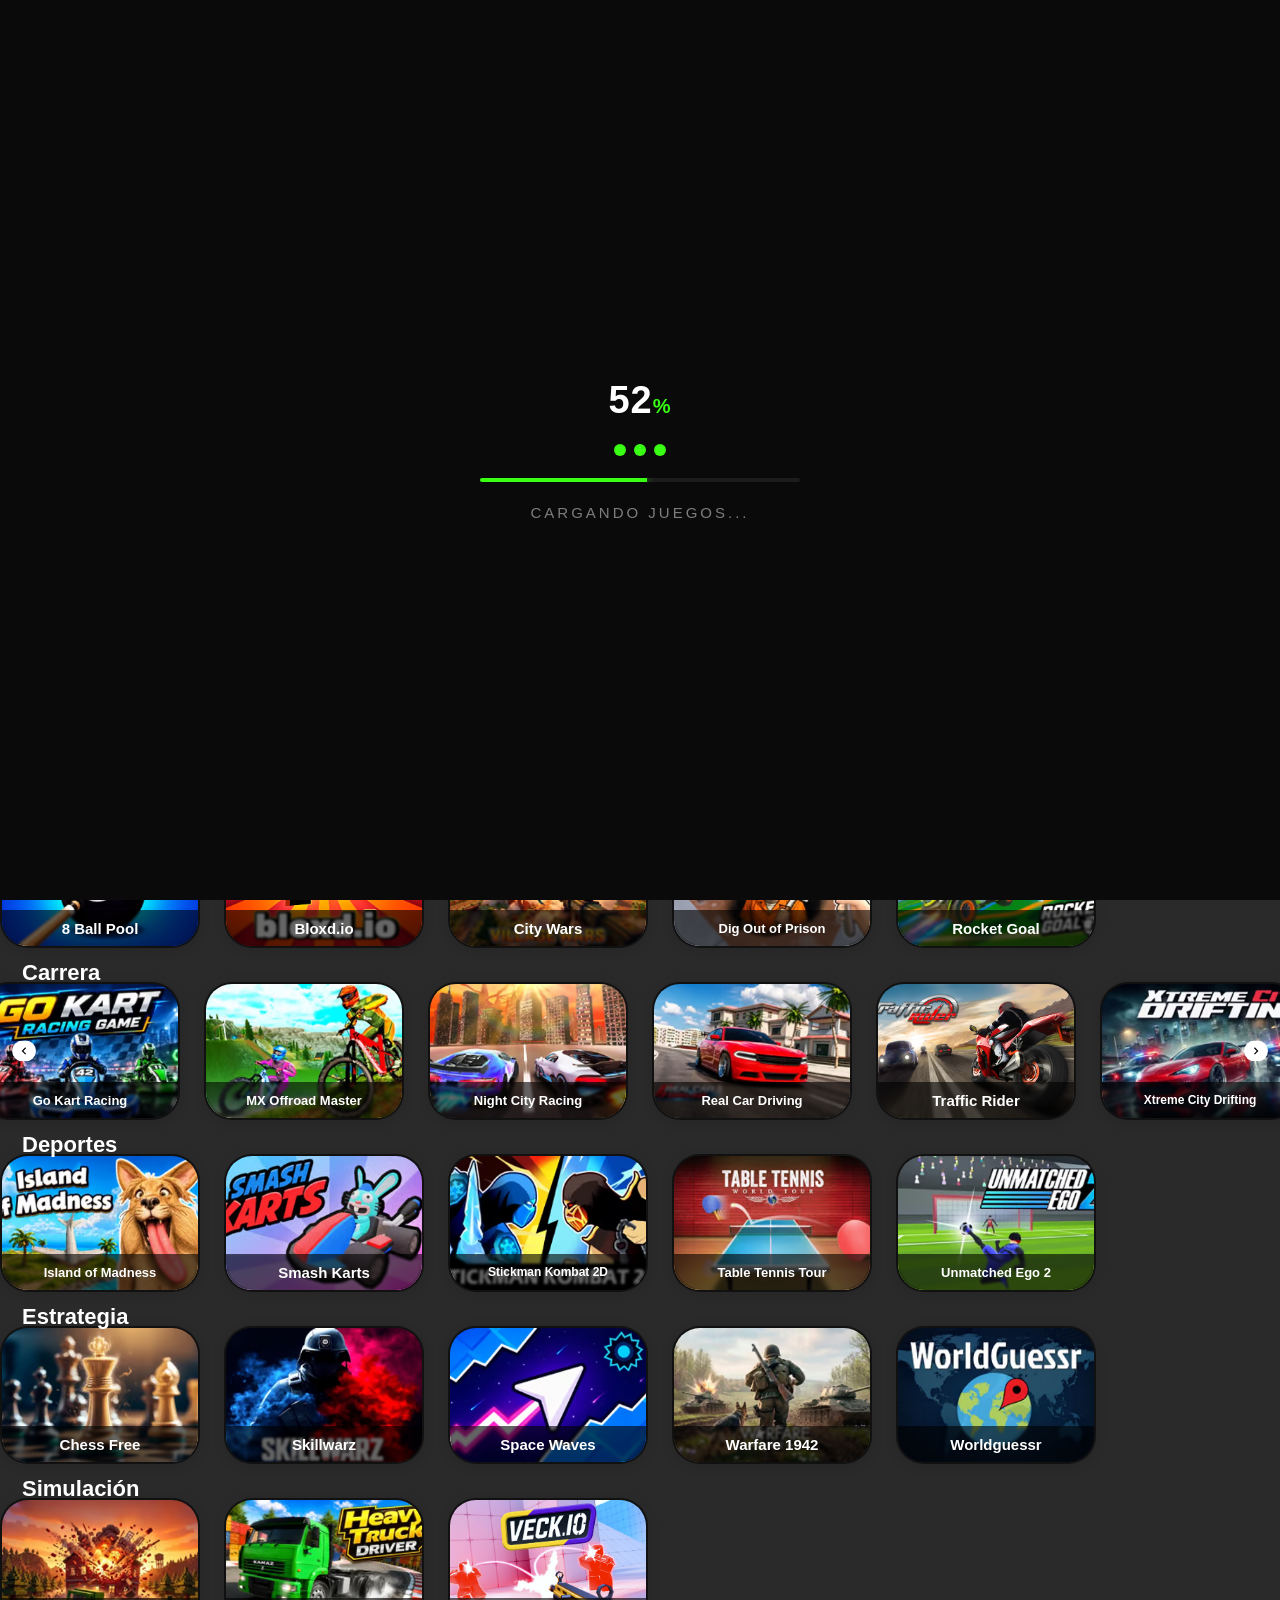
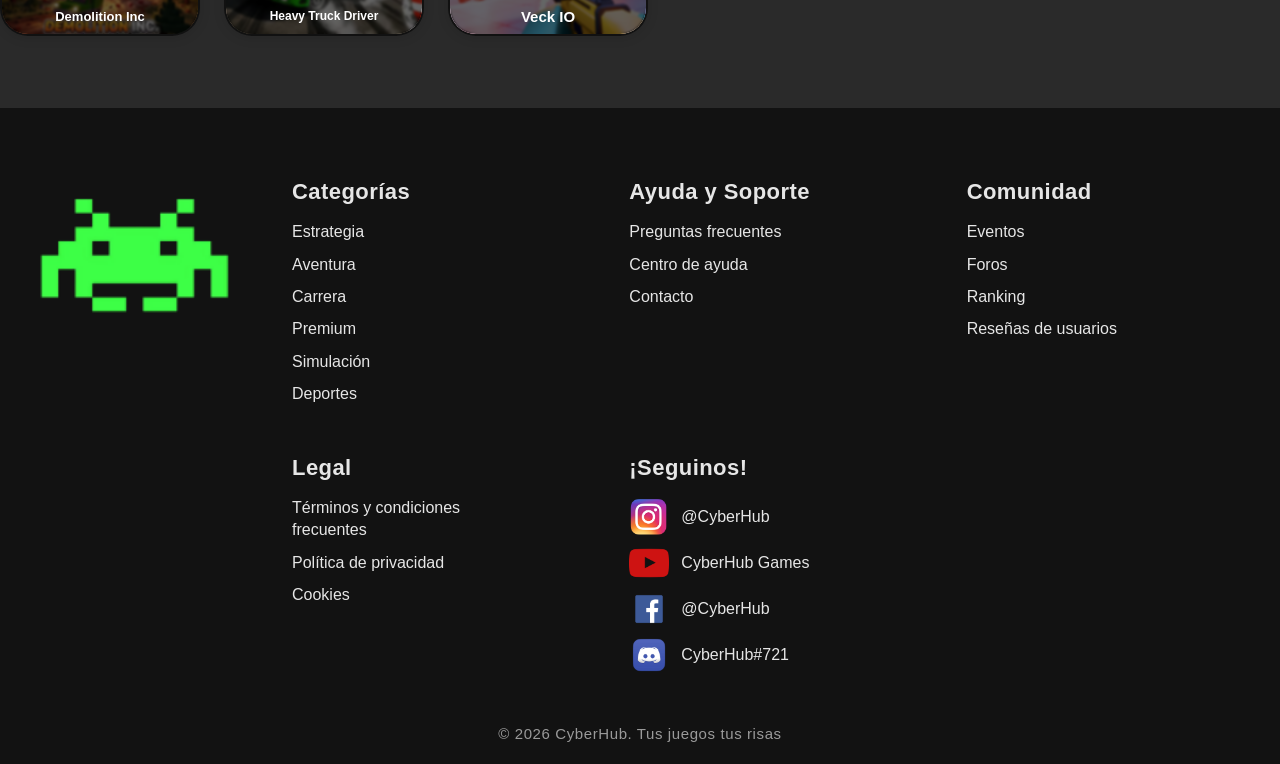
<file: index.html>
<!doctype html>
<html lang="es">
  <head>
    <meta charset="UTF-8" />
    <meta name="viewport" content="width=device-width, initial-scale=1.0" />
    <meta
            name="description"
            content="Catálogo de juegos premium, acción, estrategia, deportes y aventura."
    />
    <title>Juegos del momento</title>
    <link rel="stylesheet" href="css/base.css" />
    <link rel="stylesheet" href="css/header.css" />
    <link rel="stylesheet" href="css/footer.css" />
    <link rel="stylesheet" href="css/home.css" />
    <link rel="stylesheet" href="css/loading.css" />
    <!-- Loading simulado de 5s: porcentaje + barra + animación -->
    <script src="js/loading.js"></script>
    <link rel="icon" type="image/png" href="assets/icons/logo.png">
  </head>
<body>
<!-- Contenedor vacío donde el JavaScript inyectará el header -->
<div id="header-container"></div>

<main class="page">
  <section class="featured" aria-label="Juegos del momento">
    <div class="carousel-box carousel-box--featured">
      <div class="carousel carousel--featured">
        <div class="carousel__track"></div>
      </div>
    </div>
  </section>

  <div id="game-sections"></div>
</main>

<!-- Contenedor vacío donde el JavaScript inyectará el footer -->
<div id="footer-container"></div>

<div class="cart-notice" role="status" aria-live="polite"></div>
<script src="js/main.js" defer></script>
<script src="js/menu-hambur.js" defer></script>
<script src="js/home.js" defer></script>
</body>
</html>
</file>
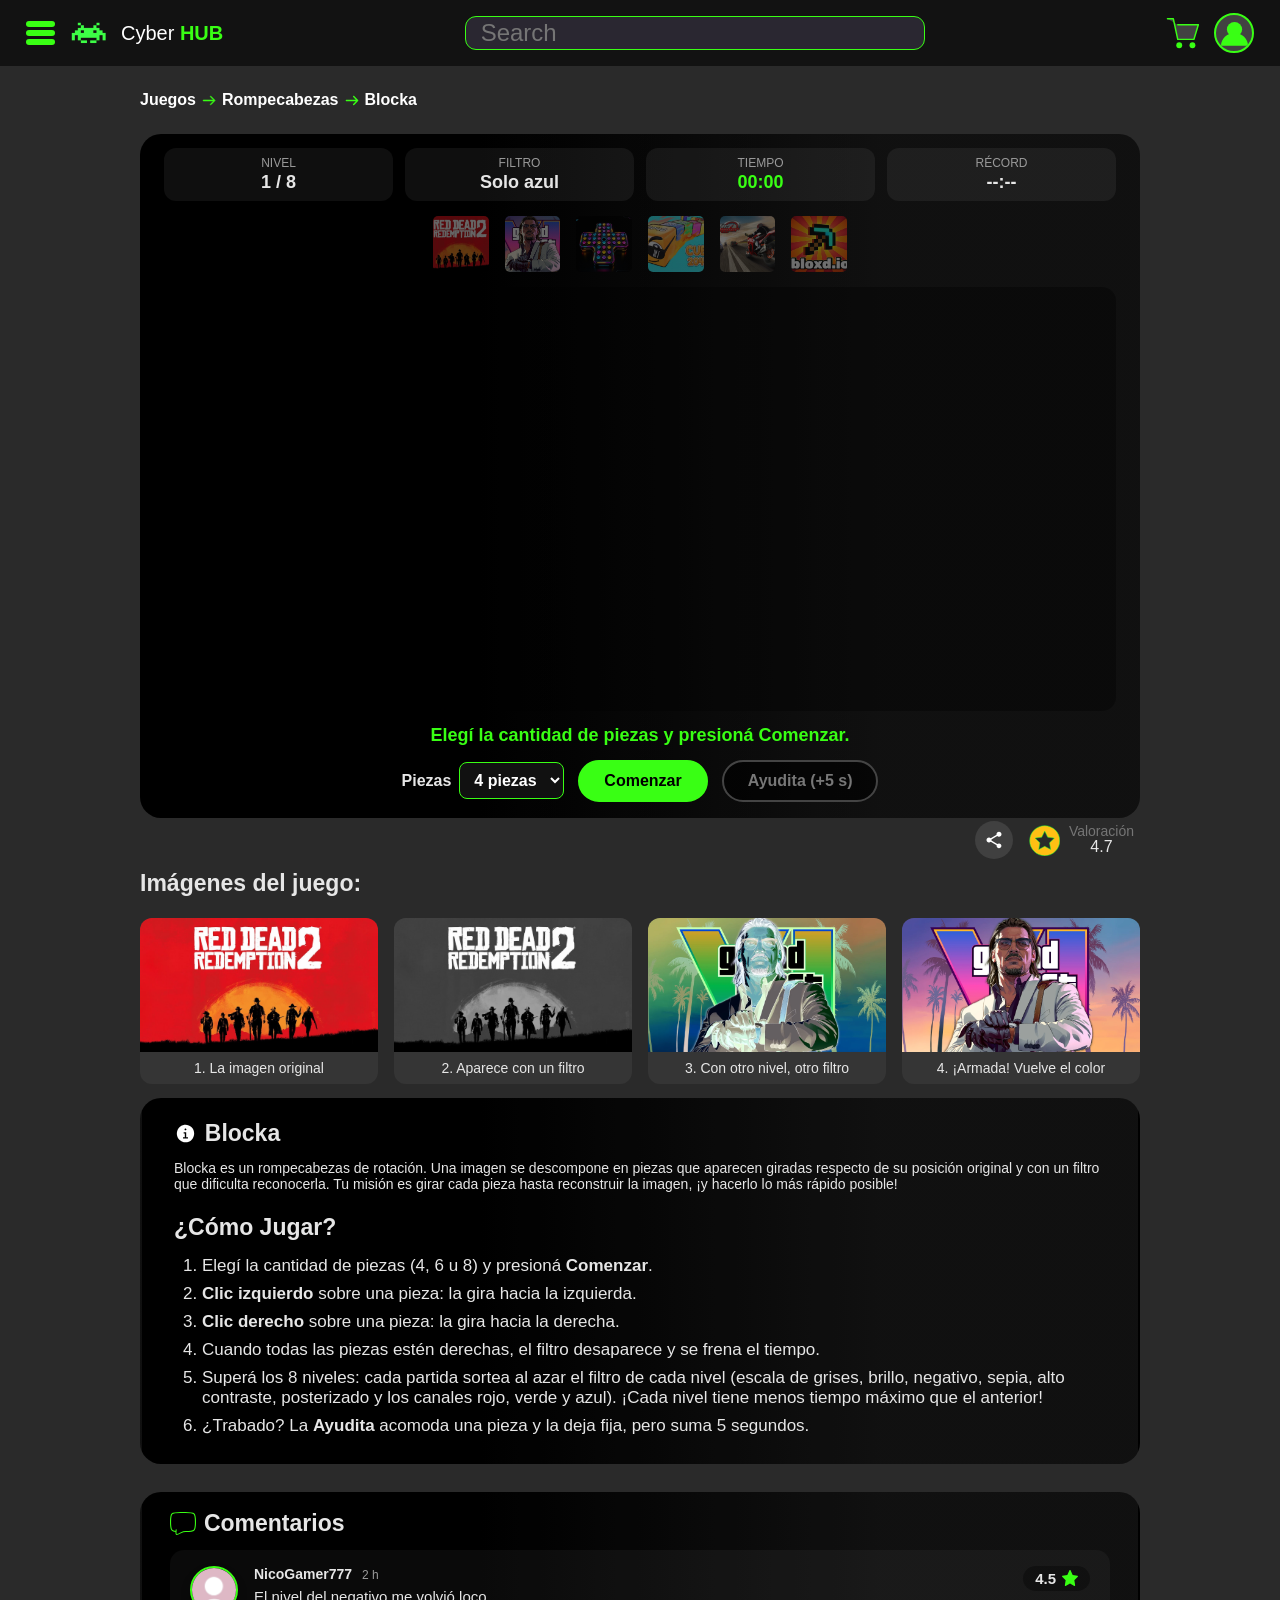
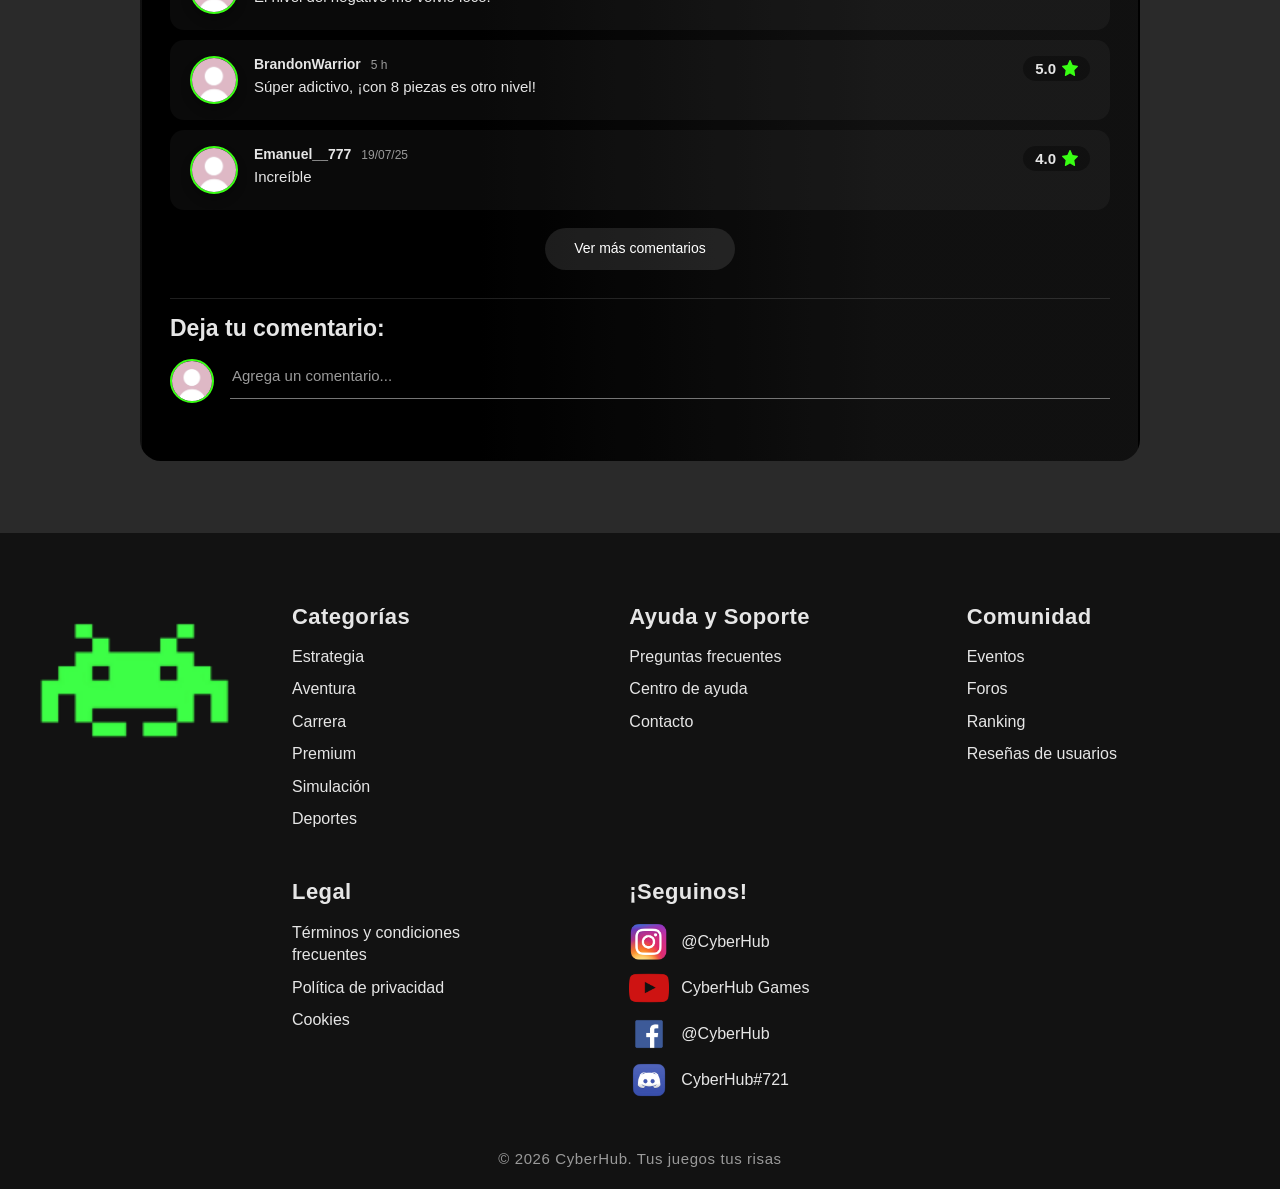
<file: pages/game_blocka.html>
<!doctype html>
<html lang="es">
<head>
  <meta charset="UTF-8" />
  <meta name="viewport" content="width=device-width, initial-scale=1.0" />
  <title>Blocka - Rompecabezas rotativo</title>
  <link rel="stylesheet" href="../css/base.css" />
  <link rel="stylesheet" href="../css/header.css" />
  <link rel="stylesheet" href="../css/footer.css" />
  <link rel="stylesheet" href="../css/game.css" />
  <link rel="stylesheet" href="../css/blocka.css" />
  <link rel="icon" type="image/png" href="../assets/icons/logo.png">
</head>

<body>
<!-- Contenedor vacío donde el JavaScript inyectará el header -->
<div id="header-container"></div>

<main class="game-page">
  <div class="page-shell blocka-shell">
    <!-- ---------- BREADCRUMBS ---------- -->
    <nav class="breadcrumbs" aria-label="Navegación">
      <a href="../index.html">Juegos</a>
      <img src="../assets/games/30dee.svg" alt="" />
      <a href="#juego">Rompecabezas</a>
      <img src="../assets/games/07fa4.svg" alt="" />
      <span>Blocka</span>
    </nav>

    <!-- ---------- LUGAR DE EJECUCIÓN ---------- -->
    <section id="juego" class="neon-panel blocka" aria-label="Juego Blocka">
      <!-- Barra de estado -->
      <div class="blocka__hud">
        <div class="blocka__stat"><small>Nivel</small><strong id="blocka-nivel">1 / 8</strong></div>
        <div class="blocka__stat"><small>Filtro</small><strong id="blocka-filtro">Escala de grises</strong></div>
        <div class="blocka__stat blocka__stat--tiempo"><small>Tiempo</small><strong id="blocka-tiempo">00:00</strong></div>
        <div class="blocka__stat"><small>Récord</small><strong id="blocka-record">--:--</strong></div>
      </div>

      <!-- Extra 1: miniaturas del banco para la animación de selección -->
      <div class="blocka__miniaturas" id="blocka-miniaturas"></div>

      <!-- Tablero: el JS crea acá las piezas (canvas) -->
      <div class="blocka__stage">
        <div class="blocka__board" id="blocka-board" aria-label="Tablero de Blocka"></div>
        <!-- Aviso centrado: solo en el nivel 2 (se acaban las miniaturas de ayuda) -->
        <p class="blocka__aviso" id="blocka-aviso" role="alert" hidden></p>
      </div>

      <!-- Mensajes (inicio, victoria, derrota) -->
      <p class="blocka__mensaje" id="blocka-mensaje" role="status" aria-live="polite"></p>

      <!-- Controles -->
      <div class="blocka__controles">
        <label class="blocka__campo">
          Piezas
          <select id="blocka-piezas">
            <option value="4">4 piezas</option>
            <option value="6">6 piezas</option>
            <option value="8">8 piezas</option>
            <option value="9">9 piezas</option>
          </select>
        </label>
        <button class="blocka__btn blocka__btn--primario" type="button" id="blocka-comenzar">Comenzar</button>
        <button class="blocka__btn" type="button" id="blocka-ayuda" disabled>Ayudita (+5 s)</button>
        <button class="blocka__btn" type="button" id="blocka-siguiente" hidden>Siguiente nivel</button>
        <button class="blocka__btn" type="button" id="blocka-menu" hidden>Menú principal</button>
      </div>
    </section>

    <!-- ---------- COMPARTIR + VALORACIÓN ---------- -->
    <div class="share-row">
      <!-- Botón de compartir: al tocarlo se despliegan las opciones (js/share.js) -->
      <button class="share-toggle" type="button" aria-expanded="false" aria-controls="share-options" aria-label="Compartir">
        <svg viewBox="0 0 24 24" aria-hidden="true">
          <path d="M18 16.1c-.8 0-1.5.3-2 .8l-7.1-4.2c.1-.2.1-.5.1-.7s0-.5-.1-.7L15.9 7.2c.5.5 1.2.8 2.1.8 1.7 0 3-1.3 3-3s-1.3-3-3-3-3 1.3-3 3c0 .2 0 .5.1.7L8.1 9.8C7.5 9.3 6.8 9 6 9c-1.7 0-3 1.3-3 3s1.3 3 3 3c.8 0 1.5-.3 2.1-.8l7.1 4.2c-.1.2-.1.4-.1.6 0 1.6 1.3 2.9 2.9 2.9s2.9-1.3 2.9-2.9-1.2-2.9-2.9-2.9z" />
        </svg>
      </button>

      <div class="share-actions" id="share-options">
        <button type="button" aria-label="Compartir por WhatsApp">
          <img src="../assets/games/9c2c6.svg" alt="" />
        </button>
        <button type="button" aria-label="Compartir en X">
          <img src="../assets/games/6ae11.svg" alt="" />
        </button>
        <button type="button" aria-label="Compartir por correo">
          <img src="../assets/games/41885.svg" alt="" />
        </button>
        <button type="button" aria-label="Copiar enlace">
          <img src="../assets/games/81ef8.svg" alt="" />
        </button>
      </div>

      <div class="overall-rating">
        <img src="../assets/games/320c5.svg" alt="estrella" />
        <span>
          <small>Valoración</small>
          4.7
        </span>
      </div>
    </div>

    <!-- ---------- IMÁGENES REPRESENTATIVAS ---------- -->
    <section id="imagenes" class="gallery-section">
      <h2 class="section-title">Imágenes del juego:</h2>
      <div class="blocka__galeria">
        <figure class="blocka__ejemplo">
          <img src="../assets/games/juegos-momento/rdr2.jpg" alt="Imagen original lista para desarmar" />
          <figcaption>1. La imagen original</figcaption>
        </figure>
        <figure class="blocka__ejemplo">
          <img class="blocka__ejemplo--gris" src="../assets/games/juegos-momento/rdr2.jpg" alt="Imagen con filtro de escala de grises" />
          <figcaption>2. Aparece con un filtro</figcaption>
        </figure>
        <figure class="blocka__ejemplo">
          <img class="blocka__ejemplo--neg" src="../assets/games/juegos-momento/gta-vi-1560x880.jpg.webp" alt="Imagen con filtro negativo" />
          <figcaption>3. Con otro nivel, otro filtro</figcaption>
        </figure>
        <figure class="blocka__ejemplo">
          <img src="../assets/games/juegos-momento/gta-vi-1560x880.jpg.webp" alt="Imagen armada sin filtros" />
          <figcaption>4. ¡Armada! Vuelve el color</figcaption>
        </figure>
      </div>
    </section>

    <!-- ---------- DESCRIPCIÓN + INSTRUCCIONES ---------- -->
    <section class="info-section">
      <div class="neon-panel info-block">
        <h2 class="section-title">
          <img src="../assets/games/35fdd.svg" alt="" />
          Blocka
        </h2>
        <p>
          Blocka es un rompecabezas de rotación. Una imagen se descompone en
          piezas que aparecen giradas respecto de su posición original y con un
          filtro que dificulta reconocerla. Tu misión es girar cada pieza hasta
          reconstruir la imagen, ¡y hacerlo lo más rápido posible!
        </p>

        <h2 class="section-title">¿Cómo Jugar?</h2>
        <ol>
          <li>Elegí la cantidad de piezas (4, 6 u 8) y presioná <strong>Comenzar</strong>.</li>
          <li><strong>Clic izquierdo</strong> sobre una pieza: la gira hacia la izquierda.</li>
          <li><strong>Clic derecho</strong> sobre una pieza: la gira hacia la derecha.</li>
          <li>Cuando todas las piezas estén derechas, el filtro desaparece y se frena el tiempo.</li>
          <li>Superá los 8 niveles: cada partida sortea al azar el filtro de cada nivel (escala de grises, brillo, negativo, sepia, alto contraste, posterizado y los canales rojo, verde y azul). ¡Cada nivel tiene menos tiempo máximo que el anterior!</li>
          <li>¿Trabado? La <strong>Ayudita</strong> acomoda una pieza y la deja fija, pero suma 5 segundos.</li>
        </ol>
      </div>
    </section>

    <!-- ---------- COMENTARIOS + FORMULARIO (un solo bloque) ---------- -->
    <div class="neon-panel comments-block">
    <section class="comments-section">
      <h2 class="section-title">
        <img src="../assets/games/56518.svg" alt="" />
        Comentarios
      </h2>

      <div class="comments-panel" id="comments-list">
        <article class="comment-card">
          <img class="avatar" src="../assets/games/6109e.png" alt="" />
          <div class="comment-copy">
            <div class="comment-meta">
              <strong>NicoGamer777</strong>
              <span>2 h</span>
            </div>
            <p>El nivel del negativo me volvió loco.</p>
          </div>
          <div class="comment-rating">
            <strong>4.5</strong>
            <img src="../assets/games/6d78f.svg" alt="estrella" />
          </div>
        </article>

        <article class="comment-card">
          <img class="avatar" src="../assets/games/6109e.png" alt="" />
          <div class="comment-copy">
            <div class="comment-meta">
              <strong>BrandonWarrior</strong>
              <span>5 h</span>
            </div>
            <p>Súper adictivo, ¡con 8 piezas es otro nivel!</p>
          </div>
          <div class="comment-rating">
            <strong>5.0</strong>
            <img src="../assets/games/6d78f.svg" alt="estrella" />
          </div>
        </article>

        <article class="comment-card">
          <img class="avatar" src="../assets/games/6109e.png" alt="" />
          <div class="comment-copy">
            <div class="comment-meta">
              <strong>Emanuel__777</strong>
              <span>19/07/25</span>
            </div>
            <p>Increíble</p>
          </div>
          <div class="comment-rating">
            <strong>4.0</strong>
            <img src="../assets/games/6d78f.svg" alt="estrella" />
          </div>
        </article>

        <button class="cyber-button more-button" type="button">
          Ver más comentarios
        </button>
      </div>
    </section>

    <!-- ---------- FORMULARIO DE COMENTARIO ---------- -->
    <section class="form-section">
      <h2 class="section-title">Deja tu comentario:</h2>

      <form class="comment-form" id="comment-form" novalidate>
        <img class="avatar" src="../assets/games/6109e.png" alt="" />

        <div class="comment-form__body">
          <label class="visually-hidden" for="comment-text">Tu comentario</label>
          <textarea
                  id="comment-text"
                  rows="1"
                  maxlength="300"
                  placeholder="Agrega un comentario..."
                  autocomplete="off"
          ></textarea>

          <div class="comment-form__extras">
            <div class="star-picker" role="radiogroup" aria-label="Calificación">
              <span class="star-picker__label">Calificación:</span>
              <button type="button" role="radio" aria-checked="false" aria-label="1 estrella" data-value="1">★</button>
              <button type="button" role="radio" aria-checked="false" aria-label="2 estrellas" data-value="2">★</button>
              <button type="button" role="radio" aria-checked="false" aria-label="3 estrellas" data-value="3">★</button>
              <button type="button" role="radio" aria-checked="false" aria-label="4 estrellas" data-value="4">★</button>
              <button type="button" role="radio" aria-checked="false" aria-label="5 estrellas" data-value="5">★</button>
              <span class="star-picker__hint" id="star-hint">Opcional</span>
            </div>

            <div class="comment-form__actions">
              <span class="comment-form__counter" id="comment-counter">0/300</span>
              <button class="btn-text" type="button" id="comment-cancel">Cancelar</button>
              <button class="btn-pill" type="submit" id="comment-submit" disabled>
                <span class="btn-pill__text">Comentar</span>
                <svg class="btn-pill__mail" viewBox="0 0 24 24" aria-hidden="true">
                  <path d="M3 5h18a1 1 0 0 1 1 1v12a1 1 0 0 1-1 1H3a1 1 0 0 1-1-1V6a1 1 0 0 1 1-1zm1.6 2L12 12.6 19.4 7H4.6z" />
                </svg>
              </button>
            </div>
          </div>

          <p class="comment-form__status" id="comment-status" role="status" aria-live="polite"></p>
        </div>
      </form>
    </section>
    </div>
  </div>
</main>

<!-- Contenedor vacío donde el JavaScript inyectará el footer -->
<div id="footer-container"></div>

<script src="../js/main.js" defer></script>
<script src="../js/menu-hambur.js" defer></script>
<script src="../js/blocka.js" defer></script>
<script src="../js/comments.js" defer></script>
<script src="../js/share.js" defer></script>
</body>
</html>
</file>
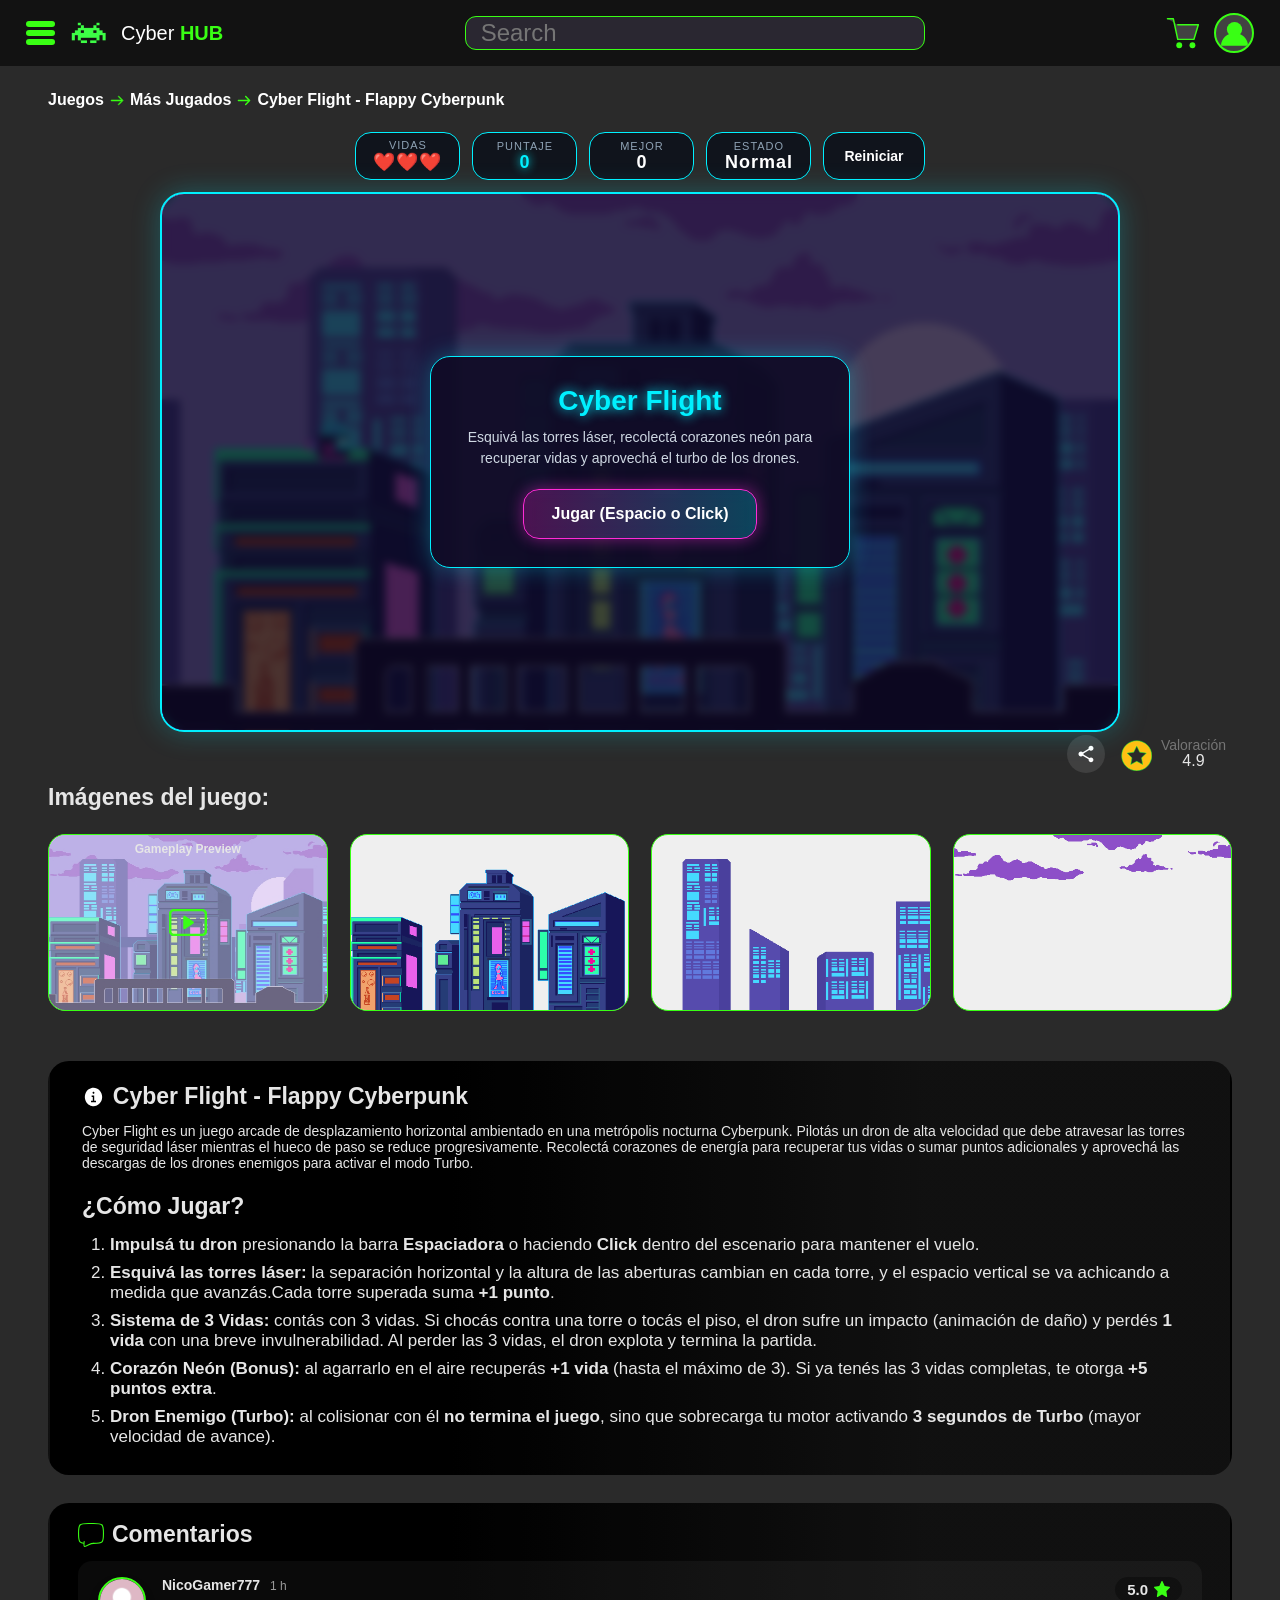
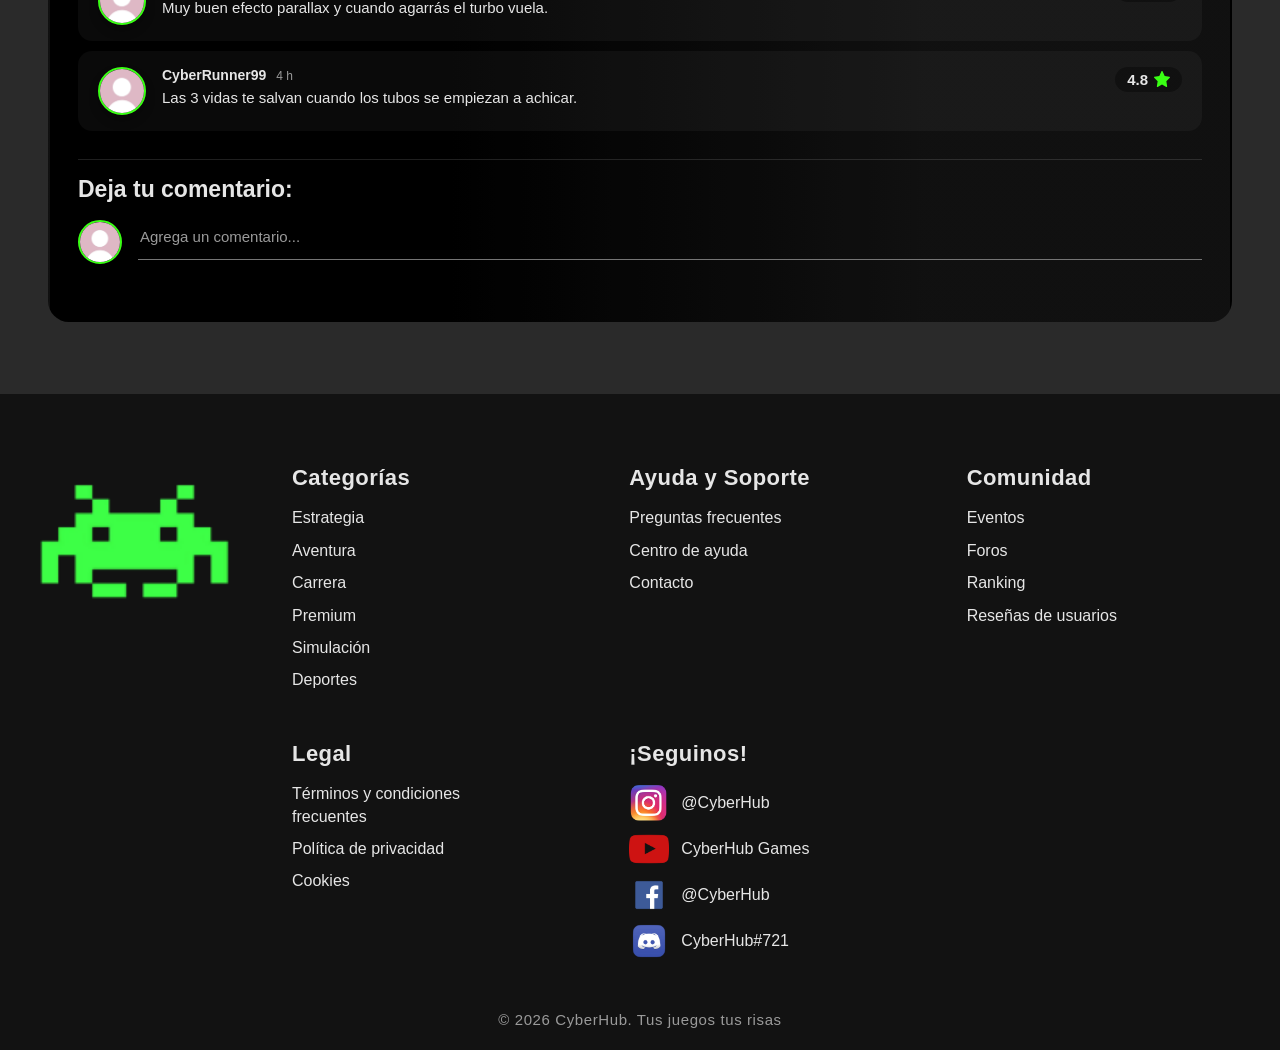
<file: pages/game_flappy.html>
<!doctype html>
<html lang="es">
<head>
  <meta charset="UTF-8" />
  <meta name="viewport" content="width=device-width, initial-scale=1.0" />
  <title>Cyber Flight - Flappy Cyberpunk</title>
  <link rel="stylesheet" href="../css/base.css" />
  <link rel="stylesheet" href="../css/header.css" />
  <link rel="stylesheet" href="../css/footer.css" />
  <link rel="stylesheet" href="../css/game.css" />
  <link rel="stylesheet" href="../css/flappy.css" />
  <link rel="icon" type="image/png" href="../assets/icons/logo.png">
</head>

<body>
<!-- Contenedor vacío donde el JavaScript inyectará el header -->
<div id="header-container"></div>

<main class="game-page">
  <div class="page-shell">
    <!-- ---------- BREADCRUMBS ---------- -->
    <nav class="breadcrumbs" aria-label="Navegación">
      <a href="../index.html">Juegos</a>
      <img src="../assets/games/30dee.svg" alt="" />
      <a href="#imagenes">Más Jugados</a>
      <img src="../assets/games/07fa4.svg" alt="" />
      <span>Cyber Flight - Flappy Cyberpunk</span>
    </nav>

    <!-- ---------- SECCIÓN DEL JUEGO (DOM + CSS3 + JS) ---------- -->
    <section id="juego" class="flappy" aria-label="Cyber Flight">
      <!-- Barra HUD superior -->
      <div class="flappy__hud">
        <div class="flappy__stat">
          <small>Vidas</small>
          <strong id="flappy-vidas" aria-live="polite">❤️❤️❤️</strong>
        </div>

        <div class="flappy__stat flappy__stat--puntos">
          <small>Puntaje</small>
          <strong id="flappy-puntos">0</strong>
        </div>

        <div class="flappy__stat">
          <small>Mejor</small>
          <strong id="flappy-record">0</strong>
        </div>

        <div class="flappy__stat flappy__stat--estado">
          <small>Estado</small>
          <strong id="flappy-estado-texto">Normal</strong>
        </div>

        <button class="flappy__btn" type="button" id="flappy-reiniciar">Reiniciar</button>
      </div>

      <!-- Escenario principal del juego (960x540 lógico, con overflow: hidden) -->
      <div class="flappy__escenario" id="flappy-escenario" tabindex="0" aria-label="Escenario del juego Cyber Flight">

        <!-- 6 Capas de Parallax Scrolling (mínimo 4 requeridas por la cátedra) -->
        <div class="flappy__capa flappy__capa--1" data-capa="0"></div>
        <div class="flappy__capa flappy__capa--2" data-capa="1"></div>
        <div class="flappy__capa flappy__capa--3" data-capa="2"></div>
        <div class="flappy__capa flappy__capa--4" data-capa="3"></div>
        <div class="flappy__capa flappy__capa--5" data-capa="4"></div>
        <div class="flappy__capa flappy__capa--6" data-capa="5"></div>

        <!-- Contenedor dinámico donde JS inserta y limpia las tuberías -->
        <div class="flappy__tubos" id="flappy-tubos"></div>

        <!-- Contenedor dinámico donde JS inserta y limpia los ítems (vidas y enemigos) -->
        <div class="flappy__items" id="flappy-items"></div>

        <!-- El Personaje (Dron Cyberpunk) -->
        <div class="flappy__jugador" id="flappy-jugador"></div>

        <!-- Cartel flotante de aviso rápido (-1 VIDA / +1 VIDA / ¡TURBO!) -->
        <div class="flappy__aviso" id="flappy-aviso" aria-live="assertive"></div>

        <!-- Pantalla superpuesta de Menú / Fin de juego -->
        <div class="flappy__overlay" id="flappy-overlay">
          <div class="flappy__panel">
            <h2 id="flappy-overlay-titulo">Cyber Flight</h2>
            <p id="flappy-overlay-sub">
              Esquivá las torres láser, recolectá corazones neón para recuperar vidas y aprovechá el turbo de los drones.
            </p>
            <button class="flappy__btn flappy__btn--jugar" type="button" id="flappy-jugar">
              Jugar (Espacio o Click)
            </button>
          </div>
        </div>

      </div>
    </section>

    <!-- ---------- COMPARTIR + VALORACIÓN ---------- -->
    <div class="share-row">
      <button class="share-toggle" type="button" aria-expanded="false" aria-controls="share-options" aria-label="Compartir">
        <svg viewBox="0 0 24 24" aria-hidden="true">
          <path d="M18 16.1c-.8 0-1.5.3-2 .8l-7.1-4.2c.1-.2.1-.5.1-.7s0-.5-.1-.7L15.9 7.2c.5.5 1.2.8 2.1.8 1.7 0 3-1.3 3-3s-1.3-3-3-3-3 1.3-3 3c0 .2 0 .5.1.7L8.1 9.8C7.5 9.3 6.8 9 6 9c-1.7 0-3 1.3-3 3s1.3 3 3 3c.8 0 1.5-.3 2.1-.8l7.1 4.2c-.1.2-.1.4-.1.6 0 1.6 1.3 2.9 2.9 2.9s2.9-1.3 2.9-2.9-1.2-2.9-2.9-2.9z" />
        </svg>
      </button>

      <div class="share-actions" id="share-options">
        <button type="button" aria-label="Compartir por WhatsApp">
          <img src="../assets/games/9c2c6.svg" alt="" />
        </button>
        <button type="button" aria-label="Compartir en X">
          <img src="../assets/games/6ae11.svg" alt="" />
        </button>
        <button type="button" aria-label="Compartir por correo">
          <img src="../assets/games/41885.svg" alt="" />
        </button>
        <button type="button" aria-label="Copiar enlace">
          <img src="../assets/games/81ef8.svg" alt="" />
        </button>
      </div>

      <div class="overall-rating">
        <img src="../assets/games/320c5.svg" alt="estrella" />
        <span>
          <small>Valoración</small>
          4.9
        </span>
      </div>
    </div>

    <!-- ---------- GALERÍA DE IMÁGENES ---------- -->
    <section id="imagenes" class="gallery-section">
      <h2 class="section-title">Imágenes del juego:</h2>

      <div class="gallery">
        <button class="gallery-item" type="button" aria-label="Escenario Cyberpunk">
          <img src="../assets/flappy/fondo/10.png" alt="Escenario Nocturno Cyber Flight" />
          <span>Gameplay Preview</span>
          <img class="play-icon" src="../assets/games/60471.svg" alt="" />
        </button>

        <button class="gallery-item" type="button" aria-label="Capas de ciudad Cyberpunk">
          <img src="../assets/flappy/fondo/8.png" alt="Edificios Neón Cyberpunk" />
        </button>

        <button class="gallery-item" type="button" aria-label="Rascacielos de fondo">
          <img src="../assets/flappy/fondo/5.png" alt="Rascacielos del horizonte" />
        </button>

        <button class="gallery-item" type="button" aria-label="Cielo y nubes nocturnas">
          <img src="../assets/flappy/fondo/3.png" alt="Nubes de la ciudad" />
        </button>
      </div>
    </section>

    <!-- ---------- DESCRIPCIÓN + INSTRUCCIONES ---------- -->
    <section class="info-section">
      <div class="neon-panel info-block">
        <h2 class="section-title">
          <img src="../assets/games/35fdd.svg" alt="" />
          Cyber Flight - Flappy Cyberpunk
        </h2>
        <p>
          Cyber Flight es un juego arcade de desplazamiento horizontal ambientado en una metrópolis nocturna Cyberpunk.
          Pilotás un dron de alta velocidad que debe atravesar las torres de seguridad láser mientras el hueco de paso se
          reduce progresivamente. Recolectá corazones de energía para recuperar tus vidas o sumar puntos adicionales y
          aprovechá las descargas de los drones enemigos para activar el modo Turbo.
        </p>

        <h2 class="section-title">¿Cómo Jugar?</h2>
        <ol>
          <li>
            <strong>Impulsá tu dron</strong> presionando la barra <strong>Espaciadora</strong> o haciendo
            <strong>Click</strong> dentro del escenario para mantener el vuelo.
          </li>
          <li>
            <strong>Esquivá las torres láser:</strong> la separación horizontal y la altura de las aberturas cambian en
            cada torre, y el espacio vertical se va achicando a medida que avanzás.Cada torre superada suma <strong>+1 punto</strong>.
          </li>
          <li>
            <strong>Sistema de 3 Vidas:</strong> contás con 3 vidas. Si chocás contra una torre o tocás el piso, el dron
            sufre un impacto (animación de daño) y perdés <strong>1 vida</strong> con una breve invulnerabilidad. Al perder las 3 vidas, el dron explota y termina la partida.
          </li>
          <li>
            <strong>Corazón Neón (Bonus):</strong> al agarrarlo en el aire recuperás <strong>+1 vida</strong> (hasta el
            máximo de 3). Si ya tenés las 3 vidas completas, te otorga <strong>+5 puntos extra</strong>.
          </li>
          <li>
            <strong>Dron Enemigo (Turbo):</strong> al colisionar con él <strong>no termina el juego</strong>, sino que
            sobrecarga tu motor activando <strong>3 segundos de Turbo</strong> (mayor velocidad de avance).
          </li>
        </ol>
      </div>
    </section>

    <!-- ---------- COMENTARIOS + FORMULARIO ---------- -->
    <div class="neon-panel comments-block">
      <section class="comments-section">
        <h2 class="section-title">
          <img src="../assets/games/56518.svg" alt="" />
          Comentarios
        </h2>

        <div class="comments-panel" id="comments-list">
          <article class="comment-card">
            <img class="avatar" src="../assets/games/6109e.png" alt="" />
            <div class="comment-copy">
              <div class="comment-meta">
                <strong>NicoGamer777</strong>
                <span>1 h</span>
              </div>
              <p>Muy buen efecto parallax y cuando agarrás el turbo vuela.</p>
            </div>
            <div class="comment-rating">
              <strong>5.0</strong>
              <img src="../assets/games/6d78f.svg" alt="estrella" />
            </div>
          </article>

          <article class="comment-card">
            <img class="avatar" src="../assets/games/6109e.png" alt="" />
            <div class="comment-copy">
              <div class="comment-meta">
                <strong>CyberRunner99</strong>
                <span>4 h</span>
              </div>
              <p>Las 3 vidas te salvan cuando los tubos se empiezan a achicar.</p>
            </div>
            <div class="comment-rating">
              <strong>4.8</strong>
              <img src="../assets/games/6d78f.svg" alt="estrella" />
            </div>
          </article>
        </div>
      </section>

      <section class="form-section">
        <h2 class="section-title">Deja tu comentario:</h2>

        <form class="comment-form" id="comment-form" novalidate>
          <img class="avatar" src="../assets/games/6109e.png" alt="" />

          <div class="comment-form__body">
            <label class="visually-hidden" for="comment-text">Tu comentario</label>
            <textarea
              id="comment-text"
              rows="1"
              maxlength="300"
              placeholder="Agrega un comentario..."
              autocomplete="off"
            ></textarea>

            <div class="comment-form__extras">
              <div class="star-picker" role="radiogroup" aria-label="Calificación">
                <span class="star-picker__label">Calificación:</span>
                <button type="button" role="radio" aria-checked="false" aria-label="1 estrella" data-value="1">★</button>
                <button type="button" role="radio" aria-checked="false" aria-label="2 estrellas" data-value="2">★</button>
                <button type="button" role="radio" aria-checked="false" aria-label="3 estrellas" data-value="3">★</button>
                <button type="button" role="radio" aria-checked="false" aria-label="4 estrellas" data-value="4">★</button>
                <button type="button" role="radio" aria-checked="false" aria-label="5 estrellas" data-value="5">★</button>
                <span class="star-picker__hint" id="star-hint">Opcional</span>
              </div>

              <div class="comment-form__actions">
                <span class="comment-form__counter" id="comment-counter">0/300</span>
                <button class="btn-text" type="button" id="comment-cancel">Cancelar</button>
                <button class="btn-pill" type="submit" id="comment-submit" disabled>
                  <span class="btn-pill__text">Comentar</span>
                  <svg class="btn-pill__mail" viewBox="0 0 24 24" aria-hidden="true">
                    <path d="M3 5h18a1 1 0 0 1 1 1v12a1 1 0 0 1-1 1H3a1 1 0 0 1-1-1V6a1 1 0 0 1 1-1zm1.6 2L12 12.6 19.4 7H4.6z" />
                  </svg>
                </button>
              </div>
            </div>

            <p class="comment-form__status" id="comment-status" role="status" aria-live="polite"></p>
          </div>
        </form>
      </section>
    </div>
  </div>
</main>

<!-- Contenedor vacío donde el JavaScript inyectará el footer -->
<div id="footer-container"></div>

<script src="../js/main.js" defer></script>
<script src="../js/menu-hambur.js" defer></script>
<script src="../js/flappy.js" defer></script>
<script src="../js/comments.js" defer></script>
<script src="../js/share.js" defer></script>
</body>
</html>
</file>
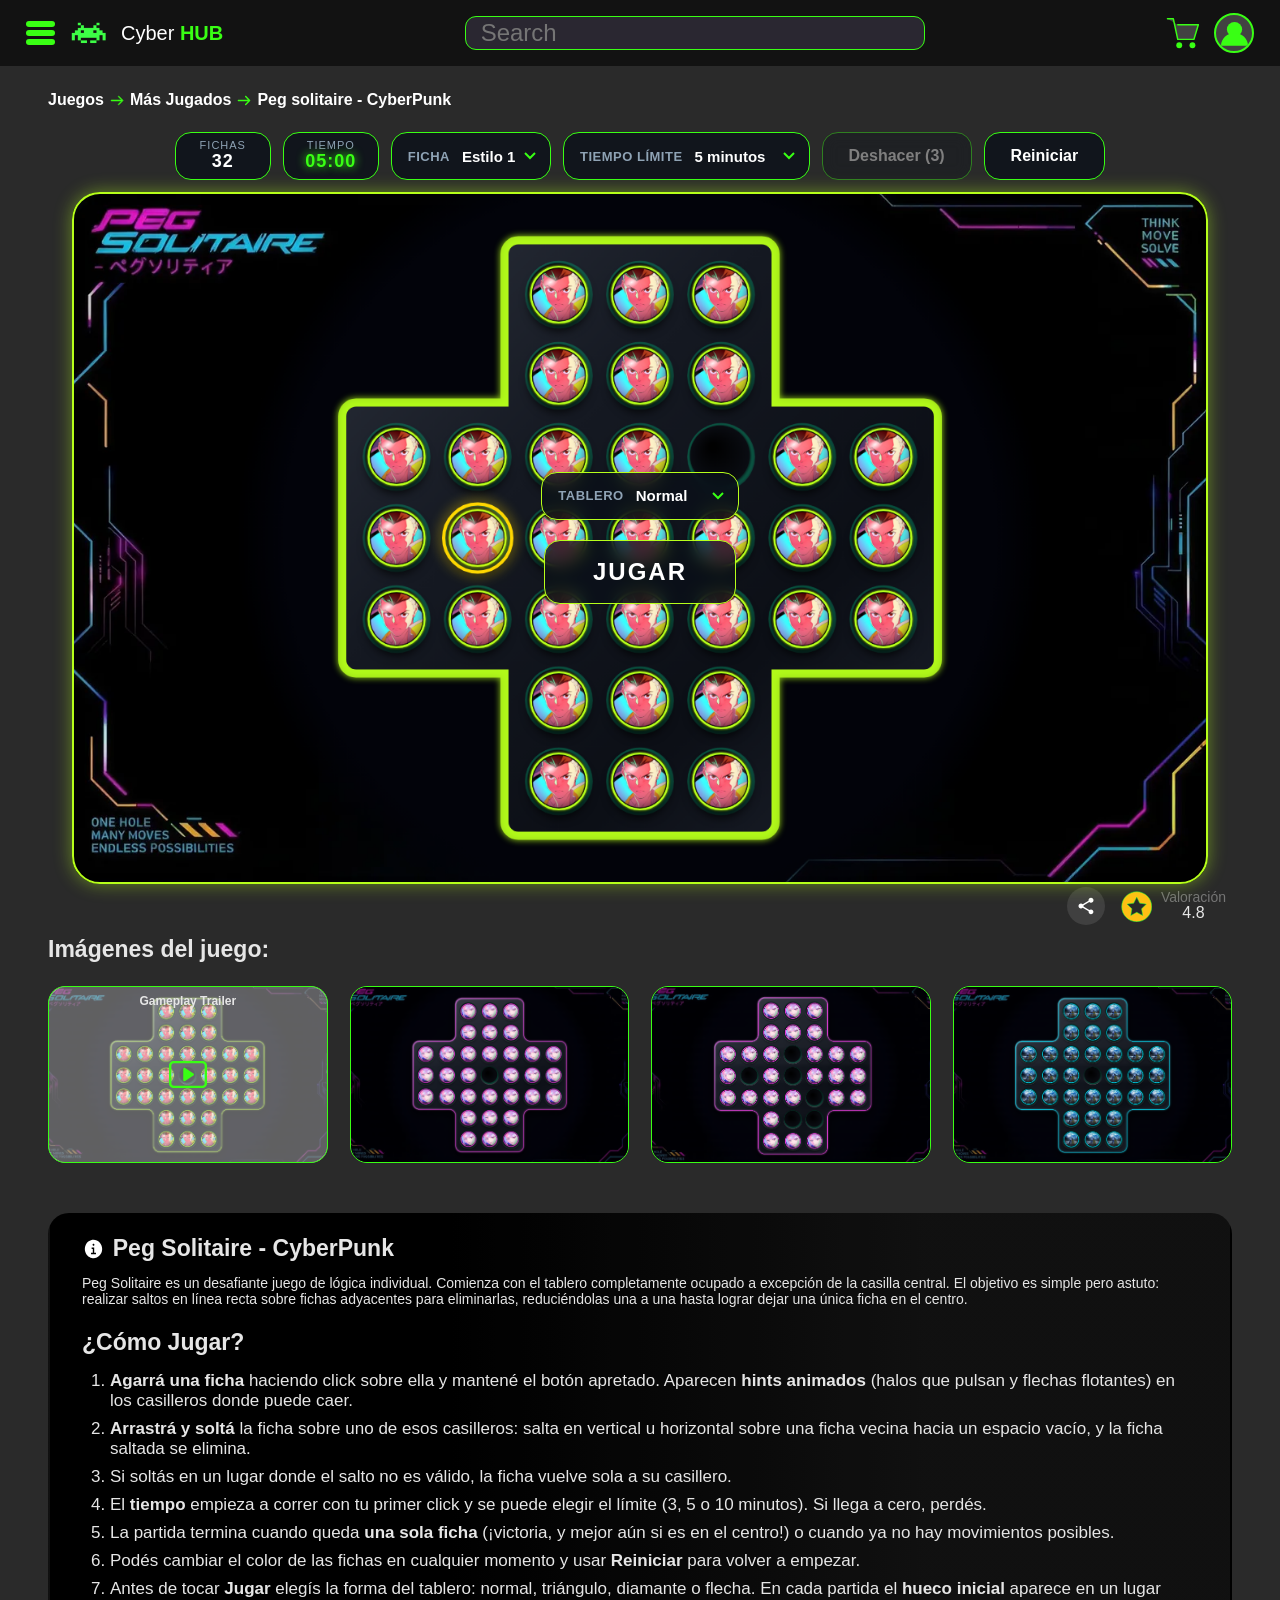
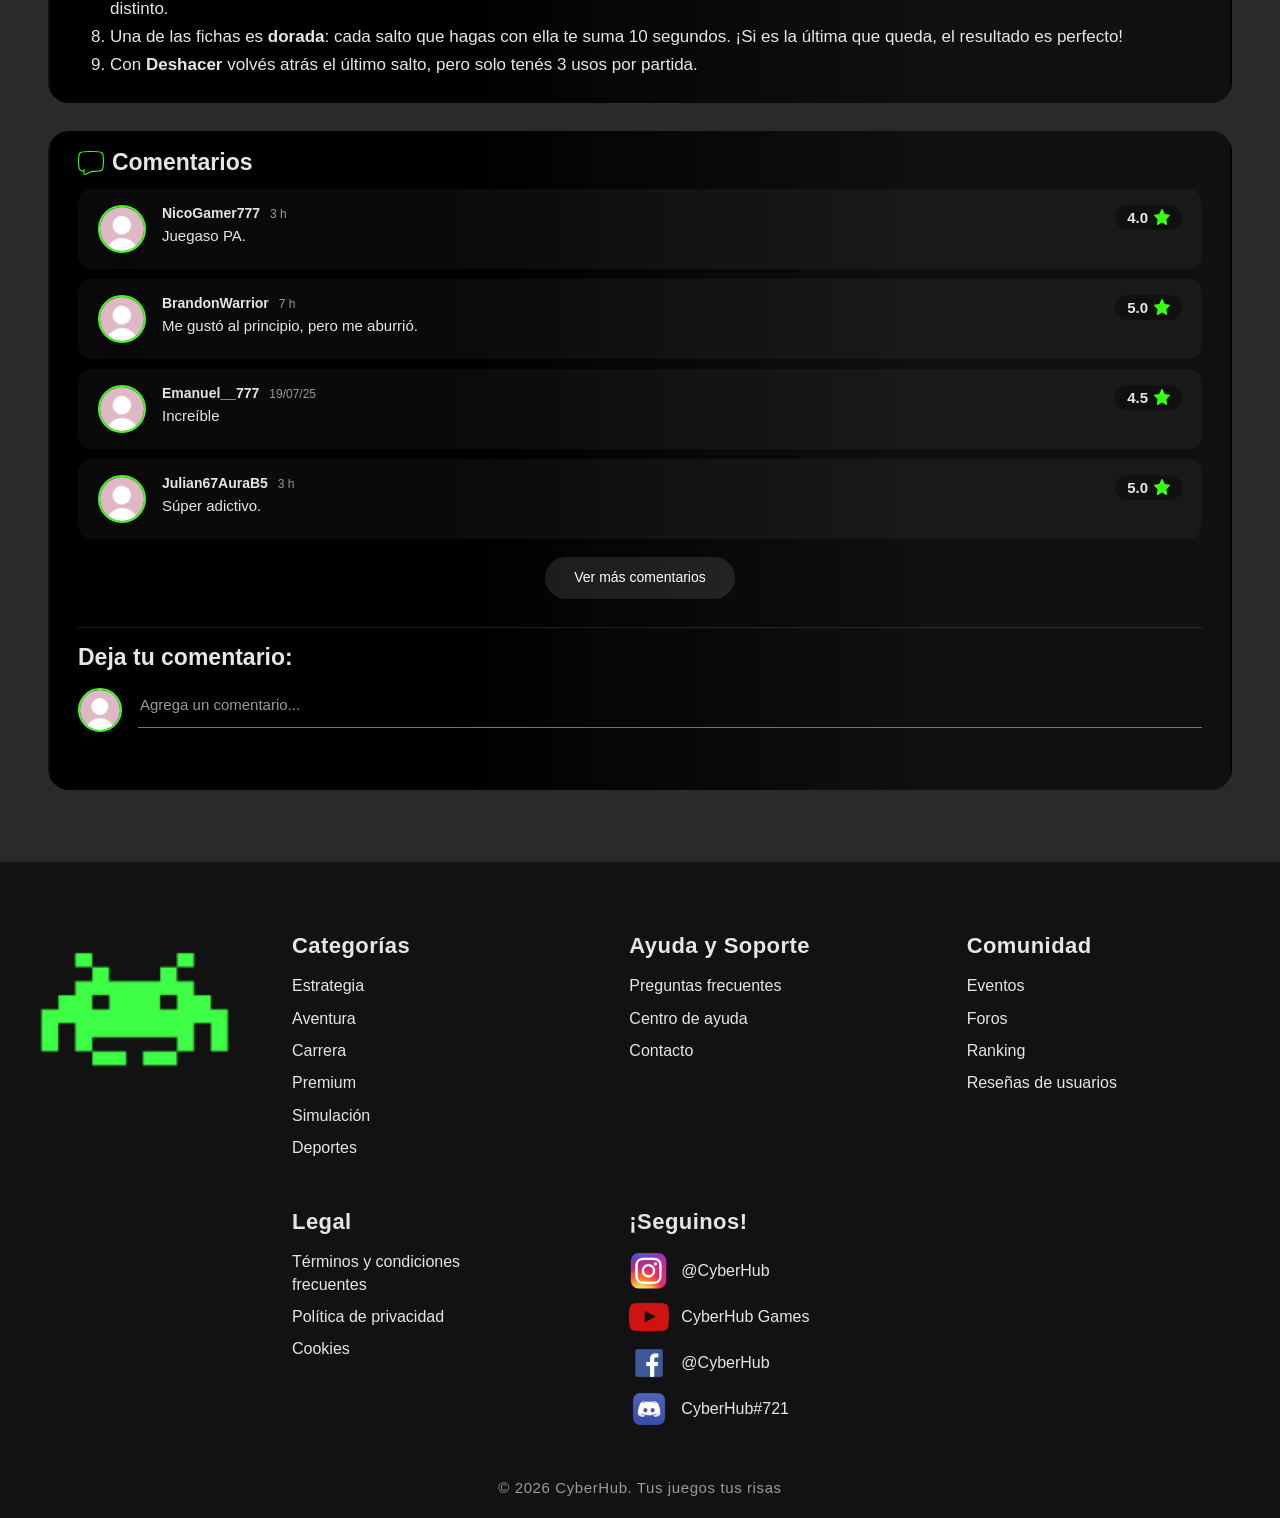
<file: pages/game_solitare.html>
<!doctype html>
<html lang="es">
<head>
  <meta charset="UTF-8" />
  <meta name="viewport" content="width=device-width, initial-scale=1.0" />
  <title>Peg solitaire - CyberPunk</title>
  <link rel="stylesheet" href="../css/base.css" />
  <link rel="stylesheet" href="../css/header.css" />
  <link rel="stylesheet" href="../css/footer.css" />
  <link rel="stylesheet" href="../css/game.css" />
  <link rel="stylesheet" href="../css/solitaire.css?v=3" />
  <link rel="icon" type="image/png" href="../assets/icons/logo.png">
</head>

<body>
<!-- Contenedor vacío donde el JavaScript inyectará el header -->
<div id="header-container"></div>

<!-- ============================================================
     PEG SOLITAIRE - CyberPunk
     Página estática: HTML + CSS + JavaScript (sin frameworks).
     Cada bloque está comentado para poder copiar/pegar zonas sueltas.
     ============================================================ -->

<main class="game-page">
  <div class="page-shell">
    <!-- ---------- BREADCRUMBS ---------- -->
    <nav class="breadcrumbs" aria-label="Navegación">
      <a href="../index.html">Juegos</a>
      <img src="../assets/games/30dee.svg" alt="" />
      <a href="#imagenes">Más Jugados</a>
      <img src="../assets/games/07fa4.svg" alt="" />
      <span>Peg solitaire - CyberPunk</span>
    </nav>

    <!-- ---------- LUGAR DE EJECUCIÓN (CANVAS) ---------- -->
    <!-- Reemplaza al hero decorativo. El canvas tiene tamaño lógico fijo
         (1400x853, igual que la imagen de fondo) y el CSS lo escala sin generar scrollbars (css/solitaire.css). -->
    <section id="juego" class="solitaire" aria-label="Peg Solitaire">
      <!-- Barra de estado y controles -->
      <div class="solitaire__hud">
        <div class="solitaire__stat"><small>Fichas</small><strong id="solitaire-fichas">32</strong></div>
        <div class="solitaire__stat solitaire__stat--tiempo"><small>Tiempo</small><strong id="solitaire-tiempo">05:00</strong></div>

        <label class="solitaire__campo">
          Ficha
          <select id="solitaire-skin">
            <option value="0" selected>Estilo 1</option>
            <option value="1">Estilo 2</option>
            <option value="2">Estilo 3</option>
          </select>
        </label>

        <label class="solitaire__campo">
          Tiempo límite
          <select id="solitaire-limite">
            <option value="180">3 minutos</option>
            <option value="300" selected>5 minutos</option>
            <option value="600">10 minutos</option>
          </select>
        </label>

        <button class="solitaire__btn" type="button" id="solitaire-deshacer">Deshacer (3)</button>
        <button class="solitaire__btn" type="button" id="solitaire-reiniciar">Reiniciar</button>
      </div>

      <!-- Canvas del juego -->
      <div class="solitaire__escenario">
      <canvas id="solitaire-canvas" class="solitaire__canvas" width="1400" height="853"
              aria-label="Tablero de Peg Solitaire"></canvas>

        <!-- Pantalla de inicio: tapa el canvas hasta que se pulsa "Jugar".
             Antes de jugar se puede elegir la forma del tablero (se ve de fondo). -->
        <div class="solitaire__inicio" id="solitaire-inicio">
          <label class="solitaire__campo">
            Tablero
            <select id="solitaire-forma">
              <option value="normal" selected>Normal</option>
              <option value="triangulo">Triángulo</option>
              <option value="diamante">Diamante</option>
              <option value="flecha">Flecha</option>
            </select>
          </label>
          <button class="solitaire__btn solitaire__btn--jugar" type="button" id="solitaire-jugar">Jugar</button>
        </div>
      </div>
    </section>

    <!-- ---------- COMPARTIR + VALORACIÓN ---------- -->
    <div class="share-row">
      <!-- Botón de compartir: al tocarlo se despliegan las opciones (js/share.js) -->
      <button class="share-toggle" type="button" aria-expanded="false" aria-controls="share-options" aria-label="Compartir">
        <svg viewBox="0 0 24 24" aria-hidden="true">
          <path d="M18 16.1c-.8 0-1.5.3-2 .8l-7.1-4.2c.1-.2.1-.5.1-.7s0-.5-.1-.7L15.9 7.2c.5.5 1.2.8 2.1.8 1.7 0 3-1.3 3-3s-1.3-3-3-3-3 1.3-3 3c0 .2 0 .5.1.7L8.1 9.8C7.5 9.3 6.8 9 6 9c-1.7 0-3 1.3-3 3s1.3 3 3 3c.8 0 1.5-.3 2.1-.8l7.1 4.2c-.1.2-.1.4-.1.6 0 1.6 1.3 2.9 2.9 2.9s2.9-1.3 2.9-2.9-1.2-2.9-2.9-2.9z" />
        </svg>
      </button>

      <!-- Íconos decorativos: no abren ni copian nada -->
      <div class="share-actions" id="share-options">
        <button type="button" aria-label="Compartir por WhatsApp">
          <img src="../assets/games/9c2c6.svg" alt="" />
        </button>

        <button type="button" aria-label="Compartir en X">
          <img src="../assets/games/6ae11.svg" alt="" />
        </button>

        <button type="button" aria-label="Compartir por correo">
          <img src="../assets/games/41885.svg" alt="" />
        </button>

        <button type="button" aria-label="Copiar enlace">
          <img src="../assets/games/81ef8.svg" alt="" />
        </button>
      </div>

      <div class="overall-rating">
        <img src="../assets/games/320c5.svg" alt="estrella" />
        <span>
              <small>Valoración</small>
              4.8
            </span>
      </div>
    </div>

    <!-- ---------- GALERÍA DE IMÁGENES ---------- -->
    <section id="imagenes" class="gallery-section">
      <h2 class="section-title">Imágenes del juego:</h2>

      <div class="gallery">
        <button
                class="gallery-item"
                type="button"
                aria-label="Mostrar Tráiler de Peg Solitaire"
        >
          <img src="../assets/solitaire/Screenshot 2026-11-03 173824.png" alt="Tráiler de Peg Solitaire" />
          <span>Gameplay Trailer</span>
          <img class="play-icon" src="../assets/games/60471.svg" alt="" />
        </button>

        <button
                class="gallery-item"
                type="button"
                aria-label="Mostrar Tablero de Peg Solitaire completo"
        >
          <img
                  src="../assets/solitaire/Screenshot 2026-11-03 173839.png"
                  alt="Tablero de Peg Solitaire completo"
          />
        </button>

        <button
                class="gallery-item"
                type="button"
                aria-label="Mostrar Partida de Peg Solitaire en curso"
        >
          <img
                  src="../assets/solitaire/Screenshot 2026-11-03 173943.png"
                  alt="Partida de Peg Solitaire en curso"
          />
        </button>

        <button
                class="gallery-item"
                type="button"
                aria-label="Mostrar Tablero de Peg Solitaire con otro estilo de ficha"
        >
          <img
                  src="../assets/solitaire/Screenshot 2026-11-03 173850.png"
                  alt="Tablero de Peg Solitaire con otro estilo de ficha"
          />
        </button>
      </div>
    </section>

    <!-- ---------- DESCRIPCIÓN + INSTRUCCIONES (un solo bloque) ---------- -->
    <section class="info-section">
      <div class="neon-panel info-block">
        <h2 class="section-title">
          <img src="../assets/games/35fdd.svg" alt="" />
          Peg Solitaire - CyberPunk
        </h2>
        <p>
          Peg Solitaire es un desafiante juego de lógica individual.
          Comienza con el tablero completamente ocupado a excepción de la
          casilla central. El objetivo es simple pero astuto: realizar saltos
          en línea recta sobre fichas adyacentes para eliminarlas,
          reduciéndolas una a una hasta lograr dejar una única ficha en el
          centro.
        </p>

        <h2 class="section-title">¿Cómo Jugar?</h2>
        <ol>
          <li>
            <strong>Agarrá una ficha</strong> haciendo click sobre ella y
            mantené el botón apretado. Aparecen <strong>hints animados</strong>
            (halos que pulsan y flechas flotantes) en los casilleros donde
            puede caer.
          </li>
          <li>
            <strong>Arrastrá y soltá</strong> la ficha sobre uno de esos
            casilleros: salta en vertical u horizontal sobre una ficha vecina
            hacia un espacio vacío, y la ficha saltada se elimina.
          </li>
          <li>
            Si soltás en un lugar donde el salto no es válido, la ficha
            vuelve sola a su casillero.
          </li>
          <li>
            El <strong>tiempo</strong> empieza a correr con tu primer click y
            se puede elegir el límite (3, 5 o 10 minutos). Si llega a cero,
            perdés.
          </li>
          <li>
            La partida termina cuando queda <strong>una sola ficha</strong>
            (¡victoria, y mejor aún si es en el centro!) o cuando ya no hay
            movimientos posibles.
          </li>
          <li>
            Podés cambiar el color de las fichas en cualquier momento y usar
            <strong>Reiniciar</strong> para volver a empezar.
          </li>
          <li>
            Antes de tocar <strong>Jugar</strong> elegís la forma del tablero:
            normal, triángulo, diamante o flecha. En cada partida el
            <strong>hueco inicial</strong> aparece en un lugar distinto.
          </li>
          <li>
            Una de las fichas es <strong>dorada</strong>: cada salto que hagas
            con ella te suma 10 segundos. ¡Si es la última que queda, el
            resultado es perfecto!
          </li>
          <li>
            Con <strong>Deshacer</strong> volvés atrás el último salto, pero
            solo tenés 3 usos por partida.
          </li>
        </ol>
      </div>
    </section>

    <!-- ---------- COMENTARIOS + FORMULARIO (un solo bloque) ---------- -->
    <div class="neon-panel comments-block">
    <section class="comments-section">
      <h2 class="section-title">
        <img src="../assets/games/56518.svg" alt="" />
        Comentarios
      </h2>

      <div class="comments-panel" id="comments-list">
        <article class="comment-card">
          <img class="avatar" src="../assets/games/6109e.png" alt="" />
          <div class="comment-copy">
            <div class="comment-meta">
              <strong>NicoGamer777</strong>
              <span>3 h</span>
            </div>
            <p>Juegaso PA.</p>
          </div>
          <div class="comment-rating">
            <strong>4.0</strong>
            <img src="../assets/games/6d78f.svg" alt="estrella" />
          </div>
        </article>

        <article class="comment-card">
          <img class="avatar" src="../assets/games/6109e.png" alt="" />
          <div class="comment-copy">
            <div class="comment-meta">
              <strong>BrandonWarrior</strong>
              <span>7 h</span>
            </div>
            <p>Me gustó al principio, pero me aburrió.</p>
          </div>
          <div class="comment-rating">
            <strong>5.0</strong>
            <img src="../assets/games/6d78f.svg" alt="estrella" />
          </div>
        </article>

        <article class="comment-card">
          <img class="avatar" src="../assets/games/6109e.png" alt="" />
          <div class="comment-copy">
            <div class="comment-meta">
              <strong>Emanuel__777</strong>
              <span>19/07/25</span>
            </div>
            <p>Increíble</p>
          </div>
          <div class="comment-rating">
            <strong>4.5</strong>
            <img src="../assets/games/6d78f.svg" alt="estrella" />
          </div>
        </article>

        <article class="comment-card">
          <img class="avatar" src="../assets/games/6109e.png" alt="" />
          <div class="comment-copy">
            <div class="comment-meta">
              <strong>Julian67AuraB5</strong>
              <span>3 h</span>
            </div>
            <p>Súper adictivo.</p>
          </div>
          <div class="comment-rating">
            <strong>5.0</strong>
            <img src="../assets/games/6d78f.svg" alt="estrella" />
          </div>
        </article>

        <button class="cyber-button more-button" type="button">
          Ver más comentarios
        </button>
      </div>
    </section>

    <!-- ---------- FORMULARIO DE COMENTARIO ---------- -->
    <!-- Estilo red social: una sola línea hasta que el usuario la toca; recién
         ahí se muestran la calificación, el contador y los botones. -->
    <section class="form-section">
      <h2 class="section-title">Deja tu comentario:</h2>

      <form class="comment-form" id="comment-form" novalidate>
        <img class="avatar" src="../assets/games/6109e.png" alt="" />

        <div class="comment-form__body">
          <label class="visually-hidden" for="comment-text">Tu comentario</label>
          <textarea
                  id="comment-text"
                  rows="1"
                  maxlength="300"
                  placeholder="Agrega un comentario..."
                  autocomplete="off"
          ></textarea>

          <div class="comment-form__extras">
            <div class="star-picker" role="radiogroup" aria-label="Calificación">
              <span class="star-picker__label">Calificación:</span>
              <button type="button" role="radio" aria-checked="false" aria-label="1 estrella" data-value="1">★</button>
              <button type="button" role="radio" aria-checked="false" aria-label="2 estrellas" data-value="2">★</button>
              <button type="button" role="radio" aria-checked="false" aria-label="3 estrellas" data-value="3">★</button>
              <button type="button" role="radio" aria-checked="false" aria-label="4 estrellas" data-value="4">★</button>
              <button type="button" role="radio" aria-checked="false" aria-label="5 estrellas" data-value="5">★</button>
              <span class="star-picker__hint" id="star-hint">Opcional</span>
            </div>

            <div class="comment-form__actions">
              <span class="comment-form__counter" id="comment-counter">0/300</span>
              <button class="btn-text" type="button" id="comment-cancel">Cancelar</button>
              <button class="btn-pill" type="submit" id="comment-submit" disabled>
                <span class="btn-pill__text">Comentar</span>
                <svg class="btn-pill__mail" viewBox="0 0 24 24" aria-hidden="true">
                  <path d="M3 5h18a1 1 0 0 1 1 1v12a1 1 0 0 1-1 1H3a1 1 0 0 1-1-1V6a1 1 0 0 1 1-1zm1.6 2L12 12.6 19.4 7H4.6z" />
                </svg>
              </button>
            </div>
          </div>

          <p class="comment-form__status" id="comment-status" role="status" aria-live="polite"></p>
        </div>
      </form>
    </section>
    </div>
  </div>
</main>

<!-- Contenedor vacío donde el JavaScript inyectará el footer -->
<div id="footer-container"></div>

<script src="../js/main.js" defer></script>
<script src="../js/menu-hambur.js" defer></script>
<script src="../js/solitaire/Timer.js?v=2" defer></script>
<script src="../js/solitaire/Ficha.js?v=2" defer></script>
<script src="../js/solitaire/Hint.js?v=2" defer></script>
<script src="../js/solitaire/Tablero.js?v=2" defer></script>
<script src="../js/solitaire/Juego.js?v=2" defer></script>
<script src="../js/solitaire/main-solitaire.js?v=2" defer></script>
<script src="../js/comments.js" defer></script>
<script src="../js/share.js" defer></script>
</body>
</html>
</file>
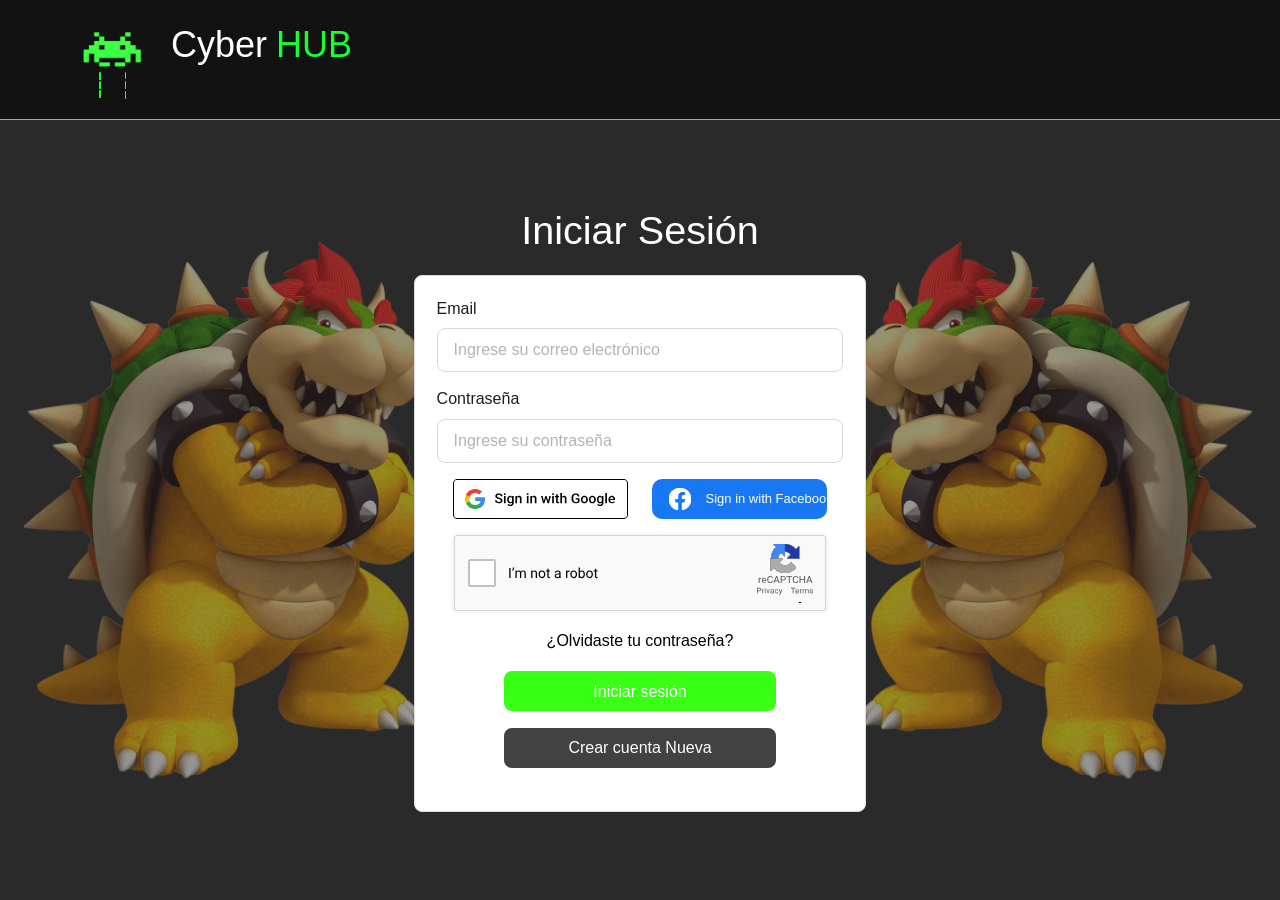
<file: pages/login.html>
<!doctype html>
<html lang="es">
  <head>
    <meta charset="UTF-8" />
    <meta name="viewport" content="width=device-width, initial-scale=1.0" />
    <meta name="description" content="Inicio de sesión de CyberHub" />
    <title>Iniciar sesión | CyberHub</title>
    <link rel="stylesheet" href="../css/base.css" />
    <link rel="stylesheet" href="../css/header-auth.css" />
    <link rel="stylesheet" href="../css/login.css" />
    <link rel="icon" type="image/png" href="../assets/icons/logo.png">
  </head>
  <body>
    <!-- Contenedor vacío donde el JavaScript inyectará el header -->
    <div id="header-container" data-template="header-auth.html"></div>

    <main class="login-page">
      <h1>Iniciar Sesión</h1>

      <img class="bowser bowser--left" src="../assets/login/5f47d.png" alt="" />

      <form class="login-form" novalidate>
        <div class="form-field">
          <label for="email">Email</label>
          <input id="email" name="email" type="email" placeholder="Ingrese su correo electrónico" required />
          <small></small>
        </div>

        <div class="form-field">
          <label for="password">Contraseña</label>
          <input id="password" name="password" type="password" placeholder="Ingrese su contraseña" required />
          <small></small>
        </div>

        <div class="auth-buttons">
          <button class="google-auth" type="button" aria-label="Ingresar con Google">
            <img class="google-auth__surface" src="../assets/login/a5ce6.svg" alt="" />
            <img class="google-auth__logo" src="../assets/login/f6cdc.svg" alt="" />
            <img class="google-auth__text" src="../assets/login/3a1a2.svg" alt="" />
            <img class="google-auth__border" src="../assets/login/adc4d.svg" alt="" />
          </button>

          <button class="facebook-auth" type="button">
            <img src="../assets/login/ba87c.svg" alt="" />
            <span>Sign in with Facebook</span>
          </button>
        </div>

        <label class="captcha">
          <input type="checkbox" name="captcha" required />
          <img class="captcha__robot" src="../assets/login/bc9bb.svg" alt="I'm not a robot" />
          <span class="captcha__check" aria-hidden="true">✓</span>
          <span class="captcha__badge">
            <img src="../assets/login/43ba7.svg" alt="" />
            <img src="../assets/login/cf4d1.svg" alt="reCAPTCHA" />
            <img class="captcha__dash" src="../assets/login/bad77.svg" alt="" />
          </span>
        </label>

        <button class="forgot-password" type="button">¿Olvidaste tu contraseña?</button>

        <button class="login-button" type="submit">Iniciar sesión</button>
        <a class="create-account" href="register.html">Crear cuenta Nueva</a>

        <p class="form-message" role="status" aria-live="polite"></p>
      </form>

      <img class="bowser bowser--right" src="../assets/login/5f47d.png" alt="" />

      <dialog class="recovery-dialog">
        <form method="dialog">
          <button class="dialog-close" value="close" aria-label="Cerrar">×</button>
          <h2>Recuperar contraseña</h2>
          <p>Escribe tu correo y te enviaremos las instrucciones.</p>
          <label for="recovery-email">Email</label>
          <input id="recovery-email" type="email" placeholder="correo@ejemplo.com" />
          <button class="send-recovery" value="send">Enviar</button>
        </form>
      </dialog>
    </main>

    <script src="../js/main.js" defer></script>
    <script src="../js/form-utils.js" defer></script>
    <script src="../js/login.js" defer></script>
  </body>
</html>
</file>
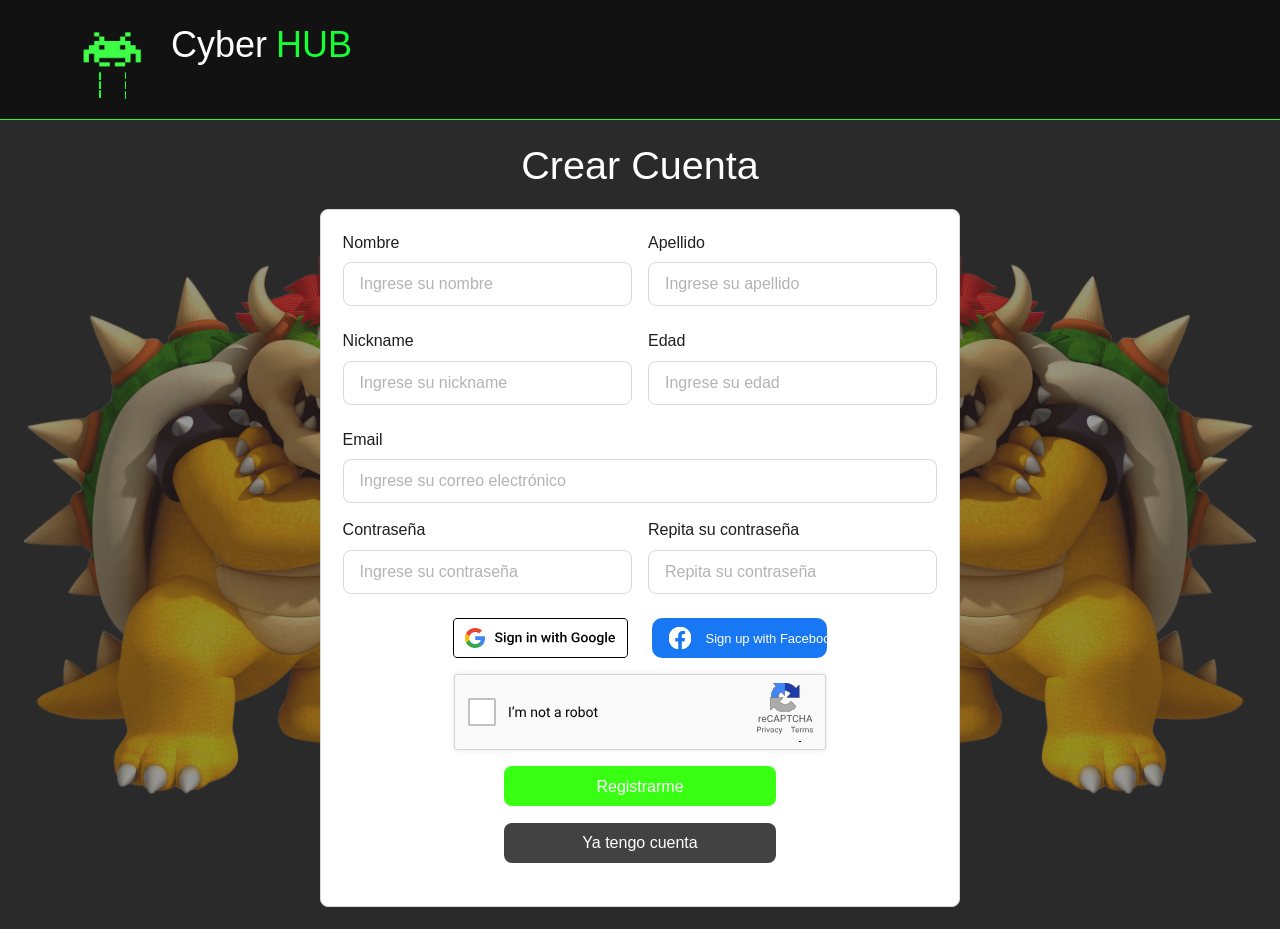
<file: pages/register.html>
<!doctype html>
<html lang="es">
  <head>
    <meta charset="UTF-8" />
    <meta name="viewport" content="width=device-width, initial-scale=1.0" />
    <meta name="description" content="Crear una cuenta en CyberHub" />
    <title>Crear cuenta | CyberHub</title>
    <link rel="stylesheet" href="../css/base.css" />
    <link rel="stylesheet" href="../css/header-auth.css" />
    <!-- login.css aporta el diseño base del formulario; register.css
         sólo lo propio del registro, por eso va después. -->
    <link rel="stylesheet" href="../css/login.css"/>
    <link rel="stylesheet" href="../css/register.css" />
    <link rel="icon" type="image/png" href="../assets/icons/logo.png">
  </head>
  <body>
    <!-- Contenedor vacío donde el JavaScript inyectará el header del registro -->
    <div id="header-container" data-template="header-auth.html"></div>

    <main class="login-page">
      <h1>Crear Cuenta</h1>

      <img class="bowser bowser--left" src="../assets/login/5f47d.png" alt="" />

      <form class="login-form register-form" novalidate>
        <div class="register-form__row">
          <div class="form-field">
            <label for="nombre">Nombre</label>
            <input id="nombre" name="nombre" type="text" placeholder="Ingrese su nombre" autocomplete="given-name" required />
            <small></small>
          </div>

          <div class="form-field">
            <label for="apellido">Apellido</label>
            <input id="apellido" name="apellido" type="text" placeholder="Ingrese su apellido" autocomplete="family-name" required />
            <small></small>
          </div>
        </div>

        <div class="register-form__row">
          <div class="form-field">
            <label for="nickname">Nickname</label>
            <input id="nickname" name="nickname" type="text" placeholder="Ingrese su nickname" autocomplete="nickname" required />
            <small></small>
          </div>

          <div class="form-field">
            <label for="edad">Edad</label>
            <input id="edad" name="edad" type="number" min="13" max="99" placeholder="Ingrese su edad" inputmode="numeric" required />
            <small></small>
          </div>
        </div>

        <div class="form-field">
          <label for="email">Email</label>
          <input id="email" name="email" type="email" placeholder="Ingrese su correo electrónico" autocomplete="email" required />
          <small></small>
        </div>

        <div class="register-form__row">
          <div class="form-field">
            <label for="password">Contraseña</label>
            <input id="password" name="password" type="password" placeholder="Ingrese su contraseña" autocomplete="new-password" required />
            <small></small>
          </div>

          <div class="form-field">
            <label for="password2">Repita su contraseña</label>
            <input id="password2" name="password2" type="password" placeholder="Repita su contraseña" autocomplete="new-password" required />
            <small></small>
          </div>
        </div>

        <div class="auth-buttons">
          <button class="google-auth" type="button" aria-label="Registrarse con Google">
            <img class="google-auth__surface" src="../assets/login/a5ce6.svg" alt="" />
            <img class="google-auth__logo" src="../assets/login/f6cdc.svg" alt="" />
            <img class="google-auth__text" src="../assets/login/3a1a2.svg" alt="" />
            <img class="google-auth__border" src="../assets/login/adc4d.svg" alt="" />
          </button>

          <button class="facebook-auth" type="button">
            <img src="../assets/login/ba87c.svg" alt="" />
            <span>Sign up with Facebook</span>
          </button>
        </div>

        <label class="captcha">
          <input type="checkbox" name="captcha" required />
          <img class="captcha__robot" src="../assets/login/bc9bb.svg" alt="I'm not a robot" />
          <span class="captcha__check" aria-hidden="true">✓</span>
          <span class="captcha__badge">
            <img src="../assets/login/43ba7.svg" alt="" />
            <img src="../assets/login/cf4d1.svg" alt="reCAPTCHA" />
            <img class="captcha__dash" src="../assets/login/bad77.svg" alt="" />
          </span>
        </label>

        <button class="login-button register-button" type="submit">Registrarme</button>
        <a class="create-account" href="login.html">Ya tengo cuenta</a>

        <p class="form-message" role="status" aria-live="polite"></p>
      </form>

      <img class="bowser bowser--right" src="../assets/login/5f47d.png" alt="" />
    </main>

    <script src="../js/main.js" defer></script>
    <script src="../js/form-utils.js" defer></script>
    <script src="../js/register.js" defer></script>
  </body>
</html>
</file>
<file: css/base.css>
/* ============================================================
   BASE | Común a todas las páginas
   Tipografías, variables globales y reset. Cada página suma
   después sólo los componentes que usa (header, footer, etc.).
   ============================================================ */

/* ---------- 1. TIPOGRAFÍAS ---------- */
/* Oxanium de Google Fonts: es la que dibuja el texto de peso normal (400).
   El @import tiene que ir antes que cualquier otra regla. */
@import url("https://fonts.googleapis.com/css2?family=Oxanium&display=swap");

/* Oxanium variable: un solo archivo cubre el resto de los pesos que usa
   el sitio (hasta 800). */
@font-face {
    font-family: "Oxanium";
    src: url("https://static.figma.com/font/Oxanium_wght__1") format("woff2");
    font-style: normal;
    font-weight: 400 800;
    font-display: swap;
}

/* Logo del header de login / registro */
@font-face {
    font-family: "BBH Bartle";
    src: url("https://static.figma.com/font/BBHBartle-Regular_1") format("woff2");
    font-style: normal;
    font-weight: 400;
    font-display: swap;
}

/* Comentarios de la página del juego */
@font-face {
    font-family: "Nunito";
    src: url("https://static.figma.com/font/Nunito_wght__1") format("woff2");
    font-style: normal;
    font-weight: 700;
    font-display: swap;
}

/* Botón de Facebook del login / registro */
@font-face {
    font-family: "Abel";
    src: url("https://static.figma.com/font/Abel-Regular_2") format("woff2");
    font-style: normal;
    font-weight: 400;
    font-display: swap;
}

/* Mensajes de error de los formularios */
@font-face {
    font-family: "Inter";
    src: url("https://static.figma.com/font/Inter_1") format("woff2");
    font-style: normal;
    font-weight: 400;
    font-display: swap;
}

/* ---------- 2. VARIABLES Y RAÍZ ---------- */
:root {
    --neon: #39ff14;

    font-family: "Oxanium", sans-serif;
    font-synthesis: none;
}

/* ---------- 3. RESET ---------- */
* {
    margin: 0;
    padding: 0;
    box-sizing: border-box;
}

html {
    min-height: 100%;
    scroll-behavior: smooth;
}

/* El fondo de todas las páginas vive sólo acá. */
body {
    min-width: 320px;
    min-height: 100%;
    background: #2a2a2a;
    color: #e6e6e6;
}

/* Si el sistema pide menos movimiento, los saltos a secciones son directos. */
@media (prefers-reduced-motion: reduce) {
    html {
        scroll-behavior: auto;
    }
}

/* Los controles de formulario no heredan la tipografía por defecto. */
button,
input,
textarea {
    font: inherit;
}

button {
    color: inherit;
}
</file>
<file: css/header.css>
/* ============================================================
   HEADER PRINCIPAL + MENÚ HAMBURGUESA
   Partial templates/header.html (Home y páginas de juego).
   Incluye la barra superior y el menú desplegable de categorías.
   Mobile first: en celular el panel ocupa todo el ancho.
   ============================================================ */

/* ---------- 1. BARRA ---------- */
/* Sticky para que el menú desplegable quede pegado a ella. */
.header {
    position: sticky;
    top: 0;
    z-index: 1000;
    display: flex;
    align-items: center;
    width: 100%;
    height: 66px;
    background-color: #121212;
    padding: 0 26px;
    gap: 12px;
}

/* Logo */
.logo-icon {
    width: 42px;
    height: 29px;
    flex-shrink: 0;
    display: flex;
    align-items: center;
    justify-content: center;
}

.logo-icon img {
    width: 100%;
    height: 100%;
    object-fit: contain;
}

/* Nombre del sitio */
.header__name {
    font-size: 20px;
    color: #ffffff;
    text-decoration: none;
    white-space: nowrap;
    flex-shrink: 0;
}

.header__name span {
    color: var(--neon);
    font-weight: bold;
}

/* Buscador */
.search-bar {
    flex: 1;
    max-width: 460px;
    height: 34px;
    margin: 0 auto;
    position: relative;
}

.search-bar input {
    width: 100%;
    height: 100%;
    background-color: #2a2731;
    border: 1px solid var(--neon);
    border-radius: 11px;
    padding: 0 15px;
    font-size: 24px;
    color: #ffffff;
    outline: none;
}

.search-bar input::placeholder {
    color: #757575;
}

.search-bar input:focus {
    box-shadow: 0 0 8px rgba(57, 255, 20, 0.3);
}

/* Carrito */
.cart-icon {
    width: 36px;
    height: 33px;
    flex-shrink: 0;
    cursor: pointer;
    display: flex;
    align-items: center;
    justify-content: center;
    background-color: transparent;
}

.cart-icon img {
    width: 100%;
    height: 100%;
}

/* Avatar */
.user-avatar {
    width: 40px;
    height: 40px;
    border-radius: 50%;
    background-color: #424242;
    border: 2px solid var(--neon);
    flex-shrink: 0;
    cursor: pointer;
    display: flex;
    align-items: center;
    justify-content: center;
    overflow: hidden;
}

.user-avatar img {
    width: 75%;
    height: 75%;
}

/* ---------- 2. BOTÓN HAMBURGUESA ---------- */
.hamburger {
    display: flex;
    flex-direction: column;
    justify-content: center;
    gap: 3px;
    width: 29px;
    height: 30px;
    flex-shrink: 0;
    padding: 0;
    border: 0;
    cursor: pointer;
    background: transparent;
}

.hamburger span {
    display: block;
    width: 29px;
    height: 6px;
    background-color: var(--neon);
    border-radius: 20px;
    transition: transform 220ms ease, opacity 220ms ease, background-color 160ms ease;
}

.menu-trigger:focus-visible {
    outline: 2px solid var(--neon);
    outline-offset: 3px;
    border-radius: 4px;
}

.menu-trigger:hover span {
    background-color: #7dff5e;
}

/* Animación a "X" cuando el menú está abierto (dos líneas se cruzan). */
body.menu-open .menu-trigger span:nth-child(1) {
    transform: translateY(9px) rotate(45deg);
}

body.menu-open .menu-trigger span:nth-child(2) {
    opacity: 0;
}

body.menu-open .menu-trigger span:nth-child(3) {
    transform: translateY(-9px) rotate(-45deg);
}

/* ---------- 3. PANEL DESPLEGABLE ---------- */
.category-menu {
    position: absolute;
    top: 100%;
    left: 0;
    opacity: 0;
    visibility: hidden;
    transform: translateY(-10px);
    transition: opacity 220ms ease, visibility 0s linear 220ms, transform 220ms ease;
    pointer-events: none;
}

body.menu-open .category-menu {
    opacity: 1;
    visibility: visible;
    transform: translateY(0);
    transition: opacity 220ms ease, transform 220ms ease;
    pointer-events: auto;
}

.category-menu__panel {
    display: flex;
    flex-direction: column;
    gap: 14px;
    width: 100%;
    padding: 22px 24px 26px;
    border: 1px solid var(--neon);
    border-top: 0;
    border-radius: 0;
    background: #121212;
    box-shadow: 0 18px 40px rgba(0, 0, 0, 0.6);
    /* Nunca más alto que lo que queda de pantalla bajo el header (66px):
       en pantallas bajas el panel scrollea y se llega a todas las
       categorías y a las redes sociales. */
    max-height: calc(100vh - 66px);   /* respaldo: navegadores sin dvh */
    max-height: calc(100dvh - 66px);
    overflow-y: auto;
    overscroll-behavior: contain;
    scrollbar-color: var(--neon) #1c1c1c;
}

/* Sin esto, al limitar el alto los bloques se aplastarían en vez de scrollear. */
.category-menu__panel > * {
    flex-shrink: 0;
}

.category-menu__title {
    color: var(--neon);
    font-size: 15px;
    letter-spacing: 3px;
    text-transform: uppercase;
}

.category-menu__list {
    display: flex;
    flex-direction: column;
    gap: 2px;
    list-style: none;
}

.category-menu__list a {
    display: flex;
    align-items: center;
    gap: 10px;
    padding: 9px 12px;
    border-radius: 6px;
    color: #ffffff;
    font-size: 16px;
    text-decoration: none;
    transition: background-color 160ms ease, transform 160ms ease, color 160ms ease;
}

.category-menu__list a:hover {
    color: #0a0a0a;
    background-color: var(--neon);
    transform: translateX(4px);
}

.category-menu__icon {
    width: 20px;
    height: 20px;
    flex: 0 0 20px;
    object-fit: contain;
}

/* ---------- 4. REDES SOCIALES DEL MENÚ ---------- */
.category-menu__social {
    display: flex;
    flex-direction: column;
    gap: 12px;
    padding-top: 14px;
    border-top: 1px solid #2b2b2b;
}

.category-menu__social-title {
    color: #9a9a9a;
    font-size: 12px;
    letter-spacing: 2px;
    text-transform: uppercase;
}

.category-menu__social-icons {
    display: flex;
    gap: 12px;
}

.category-menu__social-icons a {
    display: flex;
    align-items: center;
    justify-content: center;
    width: 30px;
    height: 30px;
    border: 1px solid #2b2b2b;
    border-radius: 8px;
    transition: border-color 160ms ease, transform 160ms ease;
}

.category-menu__social-icons a:hover {
    border-color: var(--neon);
    transform: translateY(-2px);
}

.category-menu__social-icons img {
    width: 18px;
    height: 18px;
    object-fit: contain;
}

/* ---------- 5. CELULAR ----------
   En una sola fila el buscador quedaba aplastado en un cuadradito. En
   celular el header pasa a dos filas: arriba menú, logo, nombre, carrito
   y perfil; abajo el buscador a todo el ancho. */
@media (max-width: 600px) {
    .header {
        flex-wrap: wrap;
        height: auto;
        padding: 10px 16px 12px;
        row-gap: 10px;
    }

    .search-bar {
        order: 1;           /* pasa a la segunda fila */
        flex: 1 0 100%;
        max-width: none;
        margin: 0;
    }

    .search-bar input {
        font-size: 16px;    /* 16px evita el zoom automático de iOS */
    }

    .cart-icon {
        margin-left: auto;  /* carrito y perfil a la derecha */
    }

    /* El header ahora mide ~110px en lugar de 66px */
    .category-menu__panel {
        max-height: calc(100vh - 110px);
        max-height: calc(100dvh - 110px);
    }
}

/* ---------- 6. PANTALLAS MÁS ANCHAS ---------- */
@media (min-width: 601px) {
    .category-menu__panel {
        width: min(300px, 85vw);
        border-radius: 0 0 14px 14px;
    }
}

/* ---------- 7. PANTALLAS BAJAS ----------
   Celular horizontal, notebooks con zoom o ventanas chicas: el menú se
   compacta (categorías en dos columnas y menos aire) para que entren
   todas las categorías y las redes sin tener que scrollear el panel. */
@media (max-height: 620px) {
    .category-menu__panel {
        gap: 8px;
        padding: 12px 18px 14px;
    }

    .category-menu__list {
        display: grid;
        grid-template-columns: repeat(2, minmax(0, 1fr));
        gap: 2px 8px;
    }

    .category-menu__list a {
        padding: 6px 10px;
    }

    .category-menu__social {
        gap: 8px;
        padding-top: 8px;
    }
}

@media (max-height: 620px) and (min-width: 601px) {
    .category-menu__panel {
        width: min(420px, 85vw);
    }
}
</file>
<file: css/footer.css>
/* ============================================================
   FOOTER - CyberHub
   Partial templates/fat-footer.html (Home y páginas de juego).
   Mobile first: la base es celular (una columna) y cada media
   query suma columnas a medida que hay más ancho.
   ============================================================ */

:root {
  --footer-background: #121212;
  --footer-text: #e6e6e6;
  --footer-muted: #9a9a9a;
  --footer-accent: var(--neon);

  --page-padding: 16px;
  --columns-gap: 40px;
}

/* ---------- 1. CONTENEDOR ---------- */
.cyber-footer {
  display: block;
  width: 100%;
  padding: 40px 24px 24px;
  background-color: var(--footer-background);
  color: var(--footer-text);
}

.cyber-footer__content {
  display: grid;
  grid-template-columns: 1fr;
  align-items: start;
  column-gap: 36px;
  row-gap: 40px;
  width: 100%;
}

/* ---------- 2. LOGO ---------- */
.cyber-footer__logo {
  justify-self: center;
  align-self: start;
  width: min(100%, 240px);
  min-width: 0;
}

.cyber-footer__logo img {
  display: block;
  width: 100%;
  height: auto;
  object-fit: contain;
}

/* ---------- 3. COLUMNAS ---------- */
.cyber-footer__columns {
  display: grid;
  grid-template-columns: 1fr;
  gap: var(--columns-gap);
  align-items: start;
  width: 100%;
  justify-self: center;
}

.cyber-footer__column {
  min-width: 0;
}

.cyber-footer__column h2 {
  margin: 0 0 16px;
  color: var(--footer-text);
  font-size: 20px;
  font-weight: 700;
  line-height: 1.25;
  letter-spacing: 0.02em;
}

.cyber-footer__column ul {
  display: flex;
  flex-direction: column;
  gap: 10px;
  min-width: 0;
  list-style: none;
}

.cyber-footer__column li {
  min-width: 0;
}

.cyber-footer__column a {
  display: inline-block;
  max-width: 100%;
  color: var(--footer-text);
  font-size: 16px;
  font-weight: 400;
  line-height: 1.4;
  text-decoration: none;
  transition: color 160ms ease, transform 160ms ease;
}

.cyber-footer__column a:hover,
.cyber-footer__column a:focus-visible {
  color: var(--footer-accent);
  outline: none;
  transform: translateX(3px);
}

/* Legal: los textos largos cortan línea dentro de la columna. */
.cyber-footer__column--legal {
  width: 100%;
}

.cyber-footer__column--legal ul,
.cyber-footer__column--legal li {
  width: 100%;
  max-width: 100%;
}

.cyber-footer__column--legal a {
  display: block;
  width: 100%;
  overflow-wrap: break-word;
}

/* ---------- 4. REDES SOCIALES ---------- */
.cyber-footer__social ul {
  gap: 6px;
}

.cyber-footer__social a {
  display: flex;
  align-items: center;
  gap: 12px;
  width: fit-content;
  min-height: 40px;
}

.cyber-footer__social a:hover,
.cyber-footer__social a:focus-visible {
  transform: none;
}

.social-icon {
  display: block;
  flex: 0 0 40px;
  width: 40px;
  height: 40px;
  object-fit: contain;
}

/* ---------- 5. COPYRIGHT ---------- */
.cyber-footer__copyright {
  align-self: end;
  width: 100%;
  margin-top: 40px;
  color: var(--footer-muted);
  font-size: 13px;
  font-weight: 400;
  line-height: 1.4;
  letter-spacing: 0.04em;
  text-align: center;
}

/* ---------- 6. RESPONSIVE (de menor a mayor) ---------- */

/* Versión compacta (sólo celular): en pantallas más anchas se oculta y
   se ve el footer completo. */
.cyber-footer__compact {
  display: none;
}

@media (max-width: 560px) {
  .cyber-footer {
    padding: 16px 16px 12px;
  }

  .cyber-footer__content {
    display: none;
  }

  .cyber-footer__compact {
    display: flex;
    flex-direction: column;
    align-items: center;
    gap: 12px;
  }

  .cyber-footer__compact-logo {
    display: block;
    width: 90px;
    height: auto;
  }

  .cyber-footer__compact-links {
    display: flex;
    flex-wrap: wrap;
    justify-content: center;
    gap: 6px 16px;
    margin: 0;
    padding: 0;
    list-style: none;
  }

  .cyber-footer__compact-links a {
    color: var(--footer-text);
    font-size: 13px;
    line-height: 1.4;
    text-decoration: none;
    transition: color 160ms ease;
  }

  .cyber-footer__compact-links a:hover,
  .cyber-footer__compact-links a:focus-visible {
    color: var(--footer-accent);
    outline: none;
  }

  .cyber-footer__compact-social {
    display: flex;
    gap: 14px;
    margin: 0;
    padding: 0;
    list-style: none;
  }

  .cyber-footer__compact-social .social-icon {
    flex-basis: 28px;
    width: 28px;
    height: 28px;
  }

  .cyber-footer__copyright {
    margin-top: 12px;
    font-size: 12px;
  }
}

/* Tablets: dos columnas de links */
@media (min-width: 561px) {
  /* Grid de dos filas: contenido arriba y copyright pegado abajo. */
  .cyber-footer {
    display: grid;
    grid-template-rows: 1fr auto;
    min-height: 400px;
    padding: 70px var(--page-padding) 20px;
  }

  .cyber-footer__content {
    row-gap: 48px;
  }

  .cyber-footer__logo {
    width: 230px;
  }

  .cyber-footer__columns {
    grid-template-columns: repeat(2, minmax(0, 1fr));
    row-gap: 48px;
  }

  .cyber-footer__column h2 {
    font-size: 22px;
  }

  .cyber-footer__social a {
    white-space: nowrap;
  }

  .cyber-footer__copyright {
    margin-top: 48px;
    font-size: 15px;
  }
}

/* Escritorios medianos: logo a la izquierda y tres columnas */
@media (min-width: 901px) {
  .cyber-footer__content {
    grid-template-columns: 240px minmax(0, 1fr);
    row-gap: normal;
  }

  .cyber-footer__logo {
    justify-self: start;
  }

  .cyber-footer__columns {
    grid-template-columns: repeat(3, minmax(0, 1fr));
  }

  .cyber-footer__column--legal {
    max-width: 210px;
  }
}

/* Escritorios grandes: todas las columnas en una fila */
@media (min-width: 1501px) {
  .cyber-footer {
    padding: 70px var(--page-padding) 28px;
  }

  .cyber-footer__content {
    grid-template-columns: 290px minmax(0, 1fr);
    column-gap: normal;
  }

  .cyber-footer__logo {
    width: 280px;
  }

  .cyber-footer__columns {
    grid-template-columns:
      minmax(140px, 0.8fr)
      minmax(210px, 1.1fr)
      minmax(180px, 1fr)
      minmax(190px, 210px)
      minmax(220px, 1.1fr);
    row-gap: var(--columns-gap);
    width: min(100%, 1200px);
  }

  .cyber-footer__social {
    min-width: 220px;
  }

  .cyber-footer__copyright {
    margin-top: 0;
  }
}
</file>
<file: css/home.css>
/* ============================================================
   HOME | index.html — MOBILE FIRST
   Carrusel grande de destacados + carruseles por categoría.
   Los estilos base son los de celular; el media query
   (min-width: 901px) del final agrega los de escritorio.
   ============================================================ */

body {
  min-height: 100dvh;
  overflow-x: hidden;
}

.page {
  width: 100%;
  min-height: 100dvh;
  padding: 28px 0 48px;
  overflow: hidden;
}

h1,
h2 {
  position: relative;
  z-index: 2;
  margin: 0;
  font-weight: 700;
  line-height: normal;
  color: #ffffff;
}

h1 {
  margin-left: 18px;
  font-size: clamp(29px, 7vw, 40px);
}

h2 {
  margin-left: 18px;
  font-size: clamp(18px, 4.8vw, 24px);
}

/* ---------- FLECHAS ---------- */
/* Caja externa al carrusel: es la que posiciona las flechas.
   Si fueran hijas de .carousel se moverían con el scroll del track. */
.carousel-box {
  /* Las flechas de los carruseles normales son más chicas que las del
     carrusel grande, para no tapar las tarjetas. */
  --flecha-size: 26px;
  --flecha-offset: 8px;
  position: relative;
}

.carousel-box--featured {
  --flecha-size: 44px;
  --flecha-offset: 6px;
  /* Ancho de la tarjeta central; la altura y el radio se derivan de él
     para no deformar la imagen. */
  --card-w: min(320px, 64vw);
  --card-h: calc(var(--card-w) * 0.7009);
  --card-r: calc(var(--card-w) * 0.05);
}

.carousel-arrow {
  position: absolute;
  z-index: 4;
  top: 50%;
  width: var(--flecha-size);
  height: calc(var(--flecha-size) * 0.88);
  padding: 0;
  border: 0;
  background: transparent;
  transform: translateY(-50%);
  cursor: pointer;
  transition: opacity 200ms ease;
}

.carousel-arrow img {
  display: block;
  width: 100%;
  height: 100%;
  /* btnant.svg apunta a la derecha y btnsig.svg a la izquierda: los volteamos
     para que, puestos en los costados, apunten hacia afuera del carrusel. */
  transform: scaleX(-1);
}

.carousel-arrow--prev {
  left: var(--flecha-offset);
}

.carousel-arrow--next {
  right: var(--flecha-offset);
}

/* Hover de las flechas: crecen, se tiñen de neón y, mientras el puntero
   queda encima, hacen un balanceo suave (rebote constante). */
.carousel-arrow:hover {
  animation: arrow-nudge 900ms ease-in-out infinite;
}

.carousel-arrow:hover img {
  filter: drop-shadow(0 0 10px rgba(57, 255, 20, 0.9)) drop-shadow(0 0 26px rgba(57, 255, 20, 0.5));
  transform: scaleX(-1) scale(1.12);
  transition: transform 160ms ease;
}

@keyframes arrow-nudge {
  0%, 100% {
    transform: translateY(-50%);
  }
  50% {
    transform: translateY(calc(-50% - 7px));
  }
}

/* Al llegar a un extremo del carrusel, js/home.js deshabilita la flecha
   de ese lado y se desvanece. */
.carousel-arrow:disabled {
  opacity: 0;
  pointer-events: none;
}

/* ---------- CARRUSEL (base común) ---------- */
.carousel {
  position: relative;
  width: 100%;
  overflow-x: auto;
  overflow-y: hidden;
  scrollbar-width: none;
  overscroll-behavior-x: contain;
}

.carousel::-webkit-scrollbar {
  display: none;
}

.carousel__track {
  display: flex;
  align-items: center;
  width: max-content;
  will-change: transform;
}

/* Transición entre imágenes: mientras js/home.js desliza el carrusel
   (650ms), las tarjetas se inclinan hacia el lado del movimiento, se
   achican un poco y vuelven, como si las arrastrara la inercia.
   Una sola animación para los dos sentidos: --dir invierte la inclinación
   (1 = siguiente, -1 = anterior). */
.carousel__track.is-sliding-next > * {
  --dir: 1;
  animation: carousel-slide 650ms ease-in-out;
}

.carousel__track.is-sliding-prev > * {
  --dir: -1;
  animation: carousel-slide 650ms ease-in-out;
}

@keyframes carousel-slide {
  0% {
    transform: none;
    filter: none;
  }
  40% {
    transform: skewX(calc(-7deg * var(--dir))) scale(0.94);
    filter: brightness(0.8);
  }
  75% {
    transform: skewX(calc(2deg * var(--dir))) scale(1.01);
  }
  100% {
    transform: none;
    filter: none;
  }
}

/* ---------- CARRUSEL GRANDE (destacados): COVERFLOW ---------- */
/* Escenario: las tarjetas se apilan en el centro y js/home.js le da a cada
   una un transform según su distancia a la activa (de frente en el medio,
   giradas en 3D a los costados). Debajo queda lugar para el reflejo. */
.carousel--featured {
  z-index: 1; /* las flechas (z-index 4) quedan por encima de las tarjetas */
  height: calc(var(--card-h) * 1.35 + 24px);
  margin-top: 8px;
  overflow: hidden;
  background: radial-gradient(ellipse 60% 55% at 50% 45%, rgba(255, 255, 255, 0.08), transparent 70%);
}

.carousel--featured .carousel__track {
  position: relative;
  width: 100%;
  height: 100%;
  perspective: 1000px;
}

.featured-card {
  position: absolute;
  top: 24px;
  left: 50%;
  width: var(--card-w);
  height: var(--card-h);
  margin-left: calc(var(--card-w) / -2);
  border: 2px solid transparent;
  border-radius: var(--card-r);
  cursor: pointer;
  filter: brightness(0.5);
  /* Esta transición es la animación entre imágenes del carrusel */
  transition: transform 650ms cubic-bezier(0.25, 0.8, 0.25, 1), opacity 400ms ease,
    filter 650ms ease, border-color 180ms ease, box-shadow 180ms ease;
}

.featured-card.is-active {
  filter: none;
}

.featured-card.is-active:hover {
  border-color: var(--neon);
  box-shadow: 0 0 26px rgba(57, 255, 20, 0.6), inset 0 0 16px rgba(57, 255, 20, 0.15);
}

/* El reflejo en el "piso" va en la imagen y no en la tarjeta, para que no
   se espeje también el texto (Chrome, Edge y Safari). */
.featured-card > img {
  display: block;
  width: 100%;
  height: 100%;
  object-fit: cover;
  border-radius: calc(var(--card-r) - 2px);
  background: #111111;
  -webkit-box-reflect: below 8px linear-gradient(transparent 62%, rgba(255, 255, 255, 0.28));
}

/* ---------- JUEGO RECOMENDADO (info de la tarjeta central) ---------- */
/* Etiqueta arriba a la derecha y título sobre un degradado inferior. Sólo
   aparecen en la tarjeta activa, apenas termina de llegar al centro. */
.featured-card__info,
.featured-card__label {
  position: absolute;
  opacity: 0;
  pointer-events: none;
  transition: opacity 250ms ease, transform 250ms ease;
}

.featured-card.is-active .featured-card__info,
.featured-card.is-active .featured-card__label {
  opacity: 1;
  transform: none;
  pointer-events: auto;
  transition-delay: 300ms;
}

.featured-card__info {
  right: 0;
  bottom: 0;
  left: 0;
  padding: 40px 16px 14px;
  border-radius: 0 0 calc(var(--card-r) - 2px) calc(var(--card-r) - 2px);
  background: linear-gradient(to top, rgba(0, 0, 0, 0.9), rgba(0, 0, 0, 0.55) 55%, transparent);
  transform: translateY(14px);
}

/* Baja desde arriba al aparecer. El fondo oscuro + tinte verde la hace
   legible sobre cualquier portada. */
.featured-card__label {
  top: 12px;
  right: 12px;
  display: inline-flex;
  align-items: center;
  gap: 6px;
  padding: 4px 10px;
  border: 1px solid var(--neon);
  border-radius: 999px;
  background: linear-gradient(rgba(57, 255, 20, 0.12), rgba(57, 255, 20, 0.12)), rgba(0, 0, 0, 0.6);
  transform: translateY(-10px);
  color: var(--neon);
  font-size: 11px;
  font-weight: 700;
  letter-spacing: 0.08em;
  text-transform: uppercase;
}

/* Punto "en vivo" que late */
.featured-card__label::before {
  content: "";
  width: 7px;
  height: 7px;
  border-radius: 50%;
  background: var(--neon);
  animation: label-pulse 1.4s ease-in-out infinite;
}

@keyframes label-pulse {
  0%, 100% {
    opacity: 1;
    transform: scale(1);
  }
  50% {
    opacity: 0.3;
    transform: scale(0.6);
  }
}

.featured-card__title {
  margin: 0;
  color: #ffffff;
  font-size: clamp(17px, calc(var(--card-w) * 0.065), 32px);
  font-weight: 700;
  line-height: 1.15;
  text-shadow: 0 2px 8px rgba(0, 0, 0, 0.6);
}


/* ---------- CARRUSELES POR CATEGORÍA ---------- */
/* La altura la define el contenido (h2 + fila de tarjetas) para que la
   barra de título de cada tarjeta nunca quede recortada. */
.game-section {
  padding-top: 24px;
}

.game-section .carousel {
  /* En escritorio el margin-top compensado con el padding deja 14px netos:
     el scroll oculta el overflow vertical en los bordes del alto de las
     tarjetas, así que este aire interior es el que evita que la elevación
     y el glow del hover de .game-card se corten arriba/abajo. */
  margin-top: -16px;
  padding-block: 24px;
  margin-bottom: -24px;
}

.game-section .carousel__track {
  --card-w: 118px;
  gap: 10px;
  height: 84px;
}

.game-card {
  position: relative;
  flex: 0 0 var(--card-w);
  height: 84px;
  overflow: hidden;
  border-radius: 16px;
  background: #111111;
  box-shadow: 0 2px 12px rgba(0, 0, 0, 0.12);
  cursor: pointer;
  border: 2px solid transparent;
  transition: border-color 180ms ease, box-shadow 180ms ease, transform 180ms ease;
}

.game-card:hover {
  border-color: var(--neon);
  box-shadow: 0 0 18px rgba(57, 255, 20, 0.55), inset 0 0 14px rgba(57, 255, 20, 0.18);
  transform: translateY(-4px);
}

.game-card__cover {
  position: absolute;
  top: 0;
  left: 0;
  display: block;
  width: 100%;
  height: 100%;
  object-fit: cover;
  border-radius: 4px;
  max-width: none;
}

.game-card__title {
  position: absolute;
  right: 0;
  bottom: 0;
  left: 0;
  display: flex;
  align-items: center;
  justify-content: center;
  height: 22px;
  margin: 0;
  padding: 0 5px;
  background: rgba(0, 0, 0, 0.6);
  backdrop-filter: blur(1.3px);
  color: #ffffff;
  font-size: 10px;
  font-weight: 600;
  line-height: normal;
  text-align: center;
  white-space: nowrap;
}

/* Escalones de tamaño: js/home.js agrega estas clases según cuántos caracteres
   tiene el título. Los nombres cortos se quedan con el tamaño base de arriba
   (sin clase); los nombres largos achican la letra para que entre el texto
   completo en la barra, en vez de que se corte contra el borde de la tarjeta. */
.game-card__title--med {
  font-size: 9px;
}

.game-card__title--chico {
  font-size: 8px;
}

/* Precio + botón "Agregar": sólo en la categoría Premium */
.game-card__actions {
  position: absolute;
  top: 5px;
  left: 6px;
  display: flex;
  gap: 3px;
  align-items: flex-end;
}

.game-card__price {
  display: flex;
  align-items: center;
  justify-content: center;
  width: 38px;
  height: 15px;
  border-radius: 10px;
  background: rgba(30, 30, 30, 0.94);
  color: #ffffff;
  font-size: 8px;
  font-weight: 500;
}

.game-card__add {
  width: 36px;
  height: 15px;
  padding: 0;
  border: 0;
  border-radius: 10px;
  cursor: pointer;
  background: linear-gradient(180deg, #2e973a 31.25%, #115619);
  color: #ffffff;
  font-size: 7px;
  font-weight: 700;
  transition: filter 160ms ease, transform 160ms ease, color 300ms ease;
  /* Contexto para el círculo del hover (queda detrás del texto) */
  position: relative;
  overflow: hidden;
  isolation: isolate;
}

/* Hover de "Agregar": un círculo neón crece desde el centro hasta cubrir
   el botón (patrón "círculo que se expande" de la slide). */
.game-card__add::before {
  content: "";
  position: absolute;
  top: 50%;
  left: 50%;
  z-index: -1;
  width: 70px;
  height: 70px;
  margin: -35px 0 0 -35px;
  border-radius: 50%;
  background: var(--neon);
  transform: scale(0);
  transition: transform 300ms ease;
}

.game-card__add:hover::before {
  transform: scale(1);
}

.game-card__add:hover:not(:disabled) {
  color: #0b0b0b;
}

.game-card__add:active {
  transform: scale(0.95);
}

.game-card__add:disabled {
  cursor: default;
  filter: grayscale(0.55) brightness(0.85);
}

/* ---------- AVISO DEL CARRITO ---------- */
.cart-notice {
  position: fixed;
  right: 24px;
  bottom: 24px;
  z-index: 10;
  max-width: min(360px, calc(100vw - 48px));
  padding: 14px 20px;
  border-radius: 16px;
  background: #ffffff;
  color: #115619;
  font-size: 15px;
  font-weight: 600;
  opacity: 0;
  pointer-events: none;
  transform: translateY(16px);
  transition: opacity 180ms ease, transform 180ms ease;
  box-shadow: 0 12px 32px rgba(0, 0, 0, 0.3);
}

.cart-notice.is-visible {
  opacity: 1;
  transform: translateY(0);
}

/* ---------- ESCRITORIO ---------- */
@media (min-width: 901px) {
  .page {
    padding-top: 12px;
    padding-bottom: 72px;
  }

  h1 {
    margin-left: 21px;
    font-size: 43px;
  }

  h2 {
    margin-left: 22px;
    font-size: 22px;
  }

  .carousel-box {
    --flecha-size: 24px;
    --flecha-offset: 12px;
  }

  /* --card-h y --card-r se recalculan solos a partir del nuevo --card-w */
  .carousel-box--featured {
    --flecha-size: 48px;
    --flecha-offset: 11vw;
    --card-w: min(340px, 30vw);
  }

  .featured-card__info {
    padding: 60px 26px 22px;
  }

  .featured-card__label {
    top: 18px;
    right: 18px;
    font-size: 13px;
  }

  /* Tarjetas de categoría con el tamaño base (240x165) para que entren
     dos carruseles completos debajo del grande sin hacer scroll. */
  .game-section {
    padding-top: 12px;
  }

  .game-section .carousel {
    margin-top: -28px;
  }

  .game-section .carousel__track {
    --card-w: 200px;
    gap: 24px;
    height: 138px;
  }

  .game-card {
    height: 138px;
    border-radius: 28px;
  }

  /* La portada llena la tarjeta en vez de usar medidas fijas */
  .game-card__cover {
    left: 0;
    width: 100%;
    height: 100%;
  }

  .game-card__title {
    height: 36px;
    font-size: 15px;
  }

  .game-card__title--med {
    font-size: 13px;
  }

  .game-card__title--chico {
    font-size: 12px;
  }

  .game-card__actions {
    top: 8px;
    left: 12px;
    gap: 5px;
  }

  .game-card__price {
    width: 56px;
    height: 22px;
    font-size: 12px;
  }

  .game-card__add {
    width: 52px;
    height: 22px;
    font-size: 11px;
  }
}

@media (prefers-reduced-motion: reduce) {
  .cart-notice,
  .game-card__add {
    transition: none;
  }
}
</file>
<file: css/loading.css>
/* ============================================================
   LOADING | Pantalla de carga simulada de la Home (js/loading.js)
   Porcentaje + 3 puntitos animados + barra de avance. Sin GIFs.
   ============================================================ */

.loader {
    position: fixed;
    inset: 0;
    z-index: 9999;
    display: flex;
    flex-direction: column;
    align-items: center;
    justify-content: center;
    gap: 22px;
    background-color: #0a0a0a;
    transition: opacity 0.5s ease, visibility 0.5s ease;
}

.loader.is-hidden {
    opacity: 0;
    visibility: hidden;
}

/* ---------- PORCENTAJE ---------- */

.loader__percent {
    font-size: 38px;
    font-weight: bold;
    color: #ffffff;
    letter-spacing: 1px;
}

.loader__percent span {
    color: var(--neon);
    font-size: 20px;
}

/* ---------- SPINNER (3 puntitos saltando) ---------- */

.loader__spinner {
    display: flex;
    gap: 8px;
    height: 12px;
}

.loader__spinner i {
    display: block;
    width: 12px;
    height: 12px;
    background-color: var(--neon);
    border-radius: 50%;
    /* Va fuera de cualquier media query: si el sistema pide menos
       movimiento igual tiene que verse el loading. */
    animation: loader-salto 0.9s ease-in-out infinite;
}

/* Rebote escalonado: un delay distinto en cada puntito. */
.loader__spinner i:nth-child(2) { animation-delay: 0.15s; }
.loader__spinner i:nth-child(3) { animation-delay: 0.3s; }

/* ---------- BARRA RECTA DE AVANCE ---------- */

.loader__barra {
    width: min(320px, 70vw);
    height: 4px;
    background-color: #1c1c1c;
    border-radius: 20px;
    overflow: hidden;
}

.loader__barra-relleno {
    height: 100%;
    width: 0%;
    background-color: var(--neon);
    box-shadow: 0 0 10px rgba(57, 255, 20, 0.7);
    transition: width 0.1s linear;
}

/* ---------- TEXTO ---------- */

.loader__texto {
    font-size: 15px;
    letter-spacing: 3px;
    text-transform: uppercase;
    color: #7d7d7d;
    animation: loader-pulso 1.6s ease-in-out infinite;
}

/* ---------- SCROLL ---------- */

.is-cargando {
    overflow: hidden;
}

/* ---------- ANIMACIONES ---------- */

@keyframes loader-salto {
    0%, 100% { transform: translateY(0); opacity: 0.4; }
    50% { transform: translateY(-7px); opacity: 1; }
}

@keyframes loader-pulso {
    0%, 100% { opacity: 0.45; }
    50% { opacity: 1; }
}

/* Si el sistema pide menos movimiento se apaga sólo lo decorativo:
   el rebote de los puntitos se mantiene porque es parte del loading. */
@media (prefers-reduced-motion: reduce) {
    .loader__texto { animation: none; }
    .loader__barra-relleno { box-shadow: none; }
}
</file>
<file: css/game.css>
/* ============================================================
   PÁGINA DEL JUEGO - Peg Solitaire CyberPunk
   Estilos de pages/game_solitare.html (sólo Desktop).
   ============================================================ */

/* ---------- 1. CONTENEDOR ---------- */
.game-page {
    width: 100%;
    min-height: 100dvh;
    overflow: hidden;
}

/* Columna central: la imagen principal y todo el contenido tienen el mismo
   ancho (--content-w), casi todo el de la ventana. El alto de la imagen
   principal (ver sección 3) deja libres abajo unos 160px para que, al entrar
   a la página, apenas se asome la fila de la galería:
     66 (header) + 14 (aire) + 40 (migas) + 64 (compartir)
     + 44 (título galería) + 14 (aire) = 242px + ~40px de galería visible. */
.page-shell {
    /* Ancho = alto de la imagen x 1.8, para que quede alta y poco estirada */
    --content-w: clamp(640px, calc((100vh - 232px) * 1.8), calc(100vw - 96px));
    --content-w: clamp(640px, calc((100dvh - 232px) * 1.8), calc(100vw - 96px));
    container-type: inline-size;
    width: min(100%, calc(var(--content-w) + 64px));
    margin: 0 auto;
    padding-inline: 32px;
    /* Aire entre el formulario de comentarios y el footer (igual que la Home) */
    padding-bottom: 72px;
}

/* ---------- 2. BREADCRUMBS ---------- */
.breadcrumbs {
    display: flex;
    align-items: center;
    min-height: 40px;
    margin-top: 14px; /* separación del header */
    overflow: hidden;
    font-size: 16px;
    font-weight: 600;
    white-space: nowrap;
}

.breadcrumbs a,
.breadcrumbs span {
    color: #fff;
    text-decoration: none;
}

.breadcrumbs img {
    width: 26px;
    height: 23px;
    flex: 0 0 auto;
}

/* ---------- 3. HERO ---------- */
/* Ocupa todo el ancho de la columna, alineada con el resto del contenido. */
.hero {
    position: relative;
    width: 100%;
    overflow: hidden;
    border-radius: 18px;
}

/* La imagen se estira (fill) al ancho de la columna y su alto es todo el
   que queda de la ventana menos 232px: lo de arriba (header, migas) y la
   fila de compartir + título + primera franja de la galería que se asoma. */
.hero img {
    display: block;
    width: 100%;
    height: max(320px, calc(100vh - 232px));   /* respaldo sin dvh */
    height: max(320px, calc(100dvh - 232px));
    object-fit: fill;
}

/* Degradado inferior para que los controles se lean sobre la imagen.
   Aparece junto con los controles al pasar el mouse. */
.hero::after {
    content: "";
    position: absolute;
    inset: auto 0 0;
    height: 30%;
    background: linear-gradient(transparent, rgb(0 0 0 / 70%));
    opacity: 0;
    pointer-events: none;
    transition: opacity 250ms ease;
}

/* Botón "Jugar": centrado sobre la imagen. Clickeable pero sin acción. */
.hero__play {
    position: absolute;
    top: 50%;
    left: 50%;
    z-index: 1;
    display: flex;
    align-items: center;
    gap: 10px;
    border: 2px solid var(--neon);
    border-radius: 999px;
    padding: 12px 34px 12px 26px;
    background: rgb(0 0 0 / 65%);
    color: #fff;
    font-size: 22px;
    font-weight: 700;
    letter-spacing: 1px;
    text-transform: uppercase;
    cursor: pointer;
    transform: translate(-50%, -50%);
    transition: transform 200ms ease, box-shadow 200ms ease, background 200ms ease;
}

.hero__play svg {
    width: 24px;
    height: 24px;
    fill: var(--neon);
}

.hero__play:hover {
    background: rgb(0 0 0 / 85%);
    box-shadow: 0 0 14px var(--neon), inset 0 0 10px rgb(57 255 20 / 35%);
    transform: translate(-50%, -50%) scale(1.08);
}

.hero__play:active {
    transform: translate(-50%, -50%) scale(0.96);
}

/* Controles tipo reproductor (volumen y pantalla completa), abajo a la
   derecha. Ocultos hasta pasar el mouse por la imagen. */
.hero__controls {
    position: absolute;
    right: 18px;
    bottom: 14px;
    z-index: 1;
    display: flex;
    gap: 14px;
    opacity: 0;
    transform: translateY(10px);
    transition: opacity 250ms ease, transform 250ms ease;
}

.hero:hover::after,
.hero:focus-within::after {
    opacity: 1;
}

.hero:hover .hero__controls,
.hero:focus-within .hero__controls {
    opacity: 1;
    transform: translateY(0);
}

.hero__control {
    display: grid;
    width: 36px;
    height: 36px;
    place-items: center;
    border: 0;
    padding: 0;
    background: transparent;
    cursor: pointer;
    transition: transform 160ms ease, filter 160ms ease;
}

.hero__control svg {
    width: 30px;
    height: 30px;
    fill: #fff;
}

.hero__control:hover {
    filter: drop-shadow(0 0 6px var(--neon));
    transform: scale(1.15);
}

/* ---------- 4. COMPARTIR + VALORACIÓN ---------- */
.share-row {
    display: flex;
    align-items: center;
    min-height: 44px;
    gap: 14px;
}

/* Botón de compartir: al tocarlo se despliegan las redes hacia la derecha */
.share-toggle {
    order: 2;
    display: grid;
    width: 38px;
    height: 38px;
    place-items: center;
    border: 0;
    border-radius: 50%;
    padding: 0;
    background: rgb(255 255 255 / 10%);
    cursor: pointer;
    transition: background 160ms ease, transform 160ms ease;
}

.share-toggle svg {
    width: 20px;
    height: 20px;
    fill: #fff;
}

.share-toggle:hover,
.share-toggle[aria-expanded="true"] {
    background: rgb(57 255 20 / 22%);
}

.share-toggle:focus-visible {
    outline: 2px solid #fff;
    outline-offset: 2px;
}

.share-actions {
    order: 1;
    margin-left: auto;
    display: flex;
    align-items: center;
    gap: 12px;
    max-width: 0;
    overflow: hidden;
    opacity: 0;
    visibility: hidden;
    transform: translateX(10px);
    transition: max-width 300ms ease, opacity 250ms ease, transform 300ms ease, visibility 0s 300ms;
}

.share-toggle[aria-expanded="true"] + .share-actions {
    max-width: 220px;
    padding: 4px;
    opacity: 1;
    visibility: visible;
    transform: none;
    transition-delay: 0s;
}

.share-actions button {
    display: grid;
    width: 22px;
    height: 22px;
    place-items: center;
    border: 0;
    padding: 0;
    background: transparent;
    cursor: pointer;
    transition: transform 160ms ease, filter 160ms ease;
}

.share-actions button:hover {
    filter: drop-shadow(0 0 7px var(--neon));
    transform: translateY(-2px);
}

.share-actions img {
    max-width: 100%;
    max-height: 100%;
}

.overall-rating {
    display: flex;
    align-items: center;
    gap: 9px;
    order: 3;
    padding-right: 6px;
    font-size: 16px;
    font-weight: 500;
}

.overall-rating img {
    width: 33px;
    height: 33px;
}

.overall-rating span {
    display: flex;
    flex-direction: column;
    align-items: center;
}

.overall-rating small {
    color: #757575;
    font-size: 14px;
    line-height: 1;
}

/* ---------- 5. TÍTULOS DE SECCIÓN ---------- */
.section-title {
    display: flex;
    align-items: center;
    min-height: 44px;
    gap: 8px;
    font-size: 23px;
    font-weight: 800;
    line-height: 1.2;
}

.section-title img {
    width: auto;
    height: 24px;
    max-width: 30px;
    object-fit: contain;
}

/* ---------- 6. GALERÍA ---------- */
.gallery {
    display: grid;
    grid-template-columns: repeat(4, minmax(0, 1fr));
    align-items: start;
    gap: 22px;
    padding: 14px 0 36px;
}

.gallery-item {
    position: relative;
    min-width: 0;
    aspect-ratio: 1.58;
    overflow: hidden;
    border: 1px solid var(--neon);
    border-radius: 17px;
}

.gallery-item > img:first-child {
    width: 100%;
    height: 100%;
    object-fit: cover;
}

.gallery-item span {
    position: absolute;
    top: 7px;
    left: 50%;
    transform: translateX(-50%);
    font-size: 12px;
    font-weight: 600;
    white-space: nowrap;
}

.gallery-item .play-icon {
    position: absolute;
    top: 50%;
    left: 50%;
    width: 38px;
    height: 38px;
    transform: translate(-50%, -50%);
    object-fit: contain;
}

/* Tráiler (primer ítem): imagen oscurecida. Al pasar el mouse hace zoom
   y se aclara, y el ícono de play late con un pulso por keyframes. */
.gallery-item:first-child {
    cursor: pointer;
}

.gallery-item:first-child > img:first-child {
    opacity: 0.6;
    transition: transform 300ms ease, opacity 300ms ease;
}

.gallery-item:first-child:hover > img:first-child {
    opacity: 0.85;
    transform: scale(1.08);
}

.gallery-item:first-child:hover .play-icon {
    animation: trailer-pulse 1s ease-in-out infinite;
}

@keyframes trailer-pulse {
    0%, 100% {
        transform: translate(-50%, -50%) scale(1);
        filter: drop-shadow(0 0 0 transparent);
    }
    50% {
        transform: translate(-50%, -50%) scale(1.25);
        filter: drop-shadow(0 0 8px var(--neon));
    }
}

/* ---------- 7. PANELES NEÓN ---------- */
.neon-panel {
    border: 2.4px solid var(--neon);
    border-radius: 21px;
    background:
            linear-gradient(90deg, rgb(0 0 0 / 20%), rgb(0 0 0 / 20%)),
            linear-gradient(
                    90deg,
                    rgb(0 0 0 / 20%) 34%,
                    rgb(51 51 51 / 20%) 54%,
                    rgb(102 102 102 / 20%) 74%
            ),
            #000;
}

/* ---------- 8. DESCRIPCIÓN + INSTRUCCIONES ---------- */
/* Un solo bloque oscuro, sin borde neón, con los dos títulos adentro. */
.info-block {
    border-color: transparent;
    margin-top: 14px;
    padding: 12px 32px 26px;
}

.info-block .section-title + p {
    margin: 4px 0 14px;
    font-size: 14px;
    font-weight: 500;
}

.info-block ol {
    width: fit-content;
    margin: 6px 0 0;
    padding-left: 28px;
    font-size: 17px;
    font-weight: 500;
}

.info-block li + li {
    margin-top: 8px;
}

/* ---------- 10. COMENTARIOS ---------- */
/* Comentarios + formulario: un solo bloque oscuro, sin borde neón */
.comments-block {
    border-color: transparent;
    margin-top: 28px;
    padding: 8px 28px 32px;
}

.comments-section {
    margin-top: 0;
}

.comments-panel {
    display: flex;
    flex-direction: column;
    gap: 10px;
    padding: 4px 0 0;
}

.comment-card {
    position: relative;
    display: grid;
    grid-template-columns: 48px minmax(0, 1fr) auto;
    column-gap: 16px;
    align-items: start;
    border-radius: 14px;
    padding: 16px 20px;
    background: rgb(255 255 255 / 4%);
    transition: background 160ms ease;
}

.comment-card:hover {
    background: rgb(255 255 255 / 7%);
}

/* Comentario recién publicado: entra con un fundido */
.comment-card--new {
    animation: comment-in 400ms ease;
}

@keyframes comment-in {
    0% {
        opacity: 0;
        transform: translateY(-10px);
    }
    100% {
        opacity: 1;
        transform: none;
    }
}

.avatar {
    width: 48px;
    height: 48px;
    border: 2px solid var(--neon);
    border-radius: 50%;
    object-fit: cover;
    box-shadow: 0 6px 10px rgb(0 0 0 / 25%);
}

.comment-copy {
    align-self: start;
}

.comment-meta {
    display: flex;
    align-items: baseline;
    gap: 10px;
}

.comment-meta strong {
    font-size: 14px;
    font-weight: 700;
}

.comment-meta span {
    color: #9a9a9a;
    font-size: 12px;
}

.comment-copy p {
    margin-top: 4px;
    font-size: 15px;
    line-height: 1.4;
    overflow-wrap: anywhere;
}

/* Valoración como etiqueta: estrella + puntaje */
.comment-rating {
    display: flex;
    align-self: start;
    align-items: center;
    gap: 6px;
    border-radius: 999px;
    padding: 4px 12px;
    background: rgb(0 0 0 / 35%);
    font-family: "Nunito", sans-serif;
    font-size: 15px;
    font-weight: 700;
}

.comment-rating img {
    width: 16px;
    height: 16px;
}

/* ---------- 11. BOTONES CYBER ---------- */
/* "Ver más Comentarios" y "Subir Comentario": marco SVG de fondo.
   Hover: glow neón que sigue la forma del marco (drop-shadow no se
   corta contra los bordes) + "respiración" de escala por keyframes. */
.cyber-button {
    border: 0;
    background: url("../assets/games/ff65d.svg") center / 100% 100% no-repeat;
    cursor: pointer;
    font-weight: 500;
    line-height: 1.05;
    transition: filter 160ms ease, transform 160ms ease;
}

.cyber-button:hover {
    filter: drop-shadow(0 0 10px rgba(57, 255, 20, 0.9)) drop-shadow(0 0 26px rgba(57, 255, 20, 0.45));
    animation: comment-breathe 1.6s ease-in-out infinite;
}

@keyframes comment-breathe {
    0%, 100% {
        transform: scale(1.04);
    }
    50% {
        transform: scale(1.08);
    }
}

.more-button {
    width: 190px;
    min-height: 42px;
    margin: 8px auto 0;
    border-radius: 999px;
    background: rgb(255 255 255 / 10%);
    color: #fff;
    font-size: 14px;
}

/* Sin borde ni glow verde: el hover sólo aclara el fondo */
.more-button:hover {
    background: rgb(255 255 255 / 18%);
    filter: none;
}

/* ---------- 12. FORMULARIO DE COMENTARIO ---------- */
/* Estilo red social: avatar + una línea; al enfocar se despliegan las
   opciones. Sin cajas con borde neón: sólo una línea inferior que se
   engrosa y se vuelve verde al escribir. */
.form-section {
    margin-top: 28px;
    border-top: 1px solid rgb(255 255 255 / 12%);
    padding-top: 8px;
}

.visually-hidden {
    position: absolute;
    width: 1px;
    height: 1px;
    overflow: hidden;
    clip-path: inset(50%);
    white-space: nowrap;
}

.comment-form {
    display: flex;
    gap: 16px;
    align-items: flex-start;
    padding: 8px 0 0;
}

.comment-form .avatar {
    width: 44px;
    height: 44px;
    flex: 0 0 auto;
}

.comment-form__body {
    flex: 1;
    min-width: 0;
}

.comment-form textarea {
    display: block;
    width: 100%;
    min-height: 40px;
    max-height: 220px;
    resize: none;
    border: 0;
    border-bottom: 1px solid #757575;
    padding: 8px 2px;
    outline: none;
    background: transparent;
    color: #fff;
    font-family: "Nunito", sans-serif;
    font-size: 15px;
    font-weight: 500;
    transition: border-color 160ms ease, box-shadow 160ms ease;
}

.comment-form textarea::placeholder {
    color: #9a9a9a;
    opacity: 1;
}

.comment-form textarea:focus {
    border-bottom-color: #fff;
    box-shadow: 0 2px 0 0 var(--neon);
}

/* Opciones: ocultas hasta enfocar el formulario o tener texto escrito */
.comment-form__extras {
    display: none;
    flex-wrap: wrap;
    align-items: center;
    justify-content: space-between;
    gap: 10px 16px;
    margin-top: 10px;
}

.comment-form:focus-within .comment-form__extras,
.comment-form.is-open .comment-form__extras {
    display: flex;
}

.star-picker {
    display: flex;
    align-items: center;
    gap: 2px;
    font-size: 14px;
}

.star-picker__label {
    margin-right: 8px;
    color: #cfcfcf;
}

.star-picker button {
    border: 0;
    padding: 0 1px;
    background: transparent;
    color: #5a5a5a;
    font-size: 24px;
    line-height: 1;
    cursor: pointer;
    transition: color 120ms ease, transform 120ms ease;
}

.star-picker button.is-on {
    color: #ffd23f;
}

.star-picker button:hover {
    transform: scale(1.2);
}

.star-picker button:focus-visible,
.btn-text:focus-visible,
.btn-pill:focus-visible {
    outline: 2px solid #fff;
    outline-offset: 2px;
}

.star-picker__hint {
    margin-left: 8px;
    color: #9a9a9a;
    font-size: 13px;
}

.comment-form__actions {
    display: flex;
    align-items: center;
    gap: 10px;
    margin-left: auto;
}

.comment-form__counter {
    margin-right: 6px;
    color: #9a9a9a;
    font-size: 12px;
}

.comment-form__counter.is-near-limit {
    color: #ffd23f;
}

.btn-text,
.btn-pill {
    border: 0;
    border-radius: 999px;
    padding: 9px 18px;
    font-family: inherit;
    font-size: 14px;
    font-weight: 700;
    cursor: pointer;
    transition: background 160ms ease, color 160ms ease, opacity 160ms ease;
}

.btn-text {
    background: transparent;
    color: #fff;
}

.btn-text:hover {
    background: rgb(255 255 255 / 12%);
}

.btn-pill {
    position: relative;
    overflow: hidden;
    background: var(--neon);
    color: #0b0b0b;
}

/* Carta que se envía: el sobre arranca escondido en el centro del botón. */
.btn-pill__mail {
    position: absolute;
    top: 50%;
    left: 50%;
    width: 22px;
    height: 22px;
    margin: -11px 0 0 -11px;
    fill: #0b0b0b;
    opacity: 0;
}

/* Al enviar: el texto se desvanece, el sobre aparece, se infla un poco,
   se inclina y sale disparado hacia arriba a la derecha. */
.btn-pill.is-sending {
    background: var(--neon);
    color: transparent;
    cursor: default;
}

.btn-pill.is-sending .btn-pill__mail {
    animation: mail-fly 900ms ease-in forwards;
}

@keyframes mail-fly {
    0% {
        opacity: 0;
        transform: scale(0.4);
    }
    20% {
        opacity: 1;
        transform: scale(1.2) rotate(0deg);
    }
    40% {
        opacity: 1;
        transform: scale(1) rotate(-8deg);
    }
    100% {
        opacity: 0;
        transform: translate(70px, -46px) scale(0.5) rotate(18deg);
    }
}

.btn-pill:hover:not(:disabled) {
    background: #7dff62;
}

/* Deshabilitado hasta que haya texto: se ve apagado y sin puntero */
.btn-pill:disabled:not(.is-sending) {
    background: #3a3a3a;
    color: #8a8a8a;
    cursor: not-allowed;
}

.comment-form__status {
    min-height: 20px;
    margin-top: 8px;
    color: var(--neon);
    font-size: 13px;
}

.comment-form__status.is-error {
    color: #ff6b6b;
}
</file>
<file: css/blocka.css>
/* ============================================================
   BLOCKA | Estilos de pages/game_blocka.html
   Complementa a game.css (layout, migas, paneles neón, galería).
   ============================================================ */

/* ---------- 1. CONTENEDOR ---------- */
.blocka-shell {
    --content-w: 1000px;
}

.blocka {
    margin-top: 14px;
    padding: 14px 24px 16px;
    border: 0;
}

@media (max-width: 700px) {
    .blocka {
        padding: 12px;
    }

    .blocka__hud {
        grid-template-columns: repeat(2, 1fr);
    }

    .blocka__galeria {
        grid-template-columns: repeat(2, 1fr);
    }
}

/* ---------- 2. BARRA DE ESTADO ---------- */
.blocka__hud {
    display: grid;
    grid-template-columns: repeat(4, 1fr);
    gap: 12px;
    margin-bottom: 12px;
}

.blocka__stat {
    display: flex;
    flex-direction: column;
    gap: 2px;
    border-radius: 12px;
    padding: 8px 14px;
    background: rgb(255 255 255 / 6%);
    text-align: center;
}

.blocka__stat small {
    color: #9a9a9a;
    font-size: 12px;
    text-transform: uppercase;
}

.blocka__stat strong {
    font-size: 18px;
}

.blocka__stat--tiempo strong {
    color: var(--neon);
}

/* ---------- 3. MINIATURAS (animación de selección) ---------- */
.blocka__miniaturas {
    display: grid;
    grid-template-columns: repeat(6, 1fr);
    gap: 10px;
    max-width: 420px; /* miniaturas chicas y centradas: no empujan el tablero fuera de pantalla */
    margin: 0 auto 12px;
}

/* Se desvanecen pero siguen ocupando su lugar, así el layout no pega un salto */
.blocka__miniaturas {
    transition: opacity 700ms ease;
}

.blocka__miniaturas.is-oculta {
    opacity: 0;
    pointer-events: none;
}

.blocka__controles [hidden] {
    display: none;
}

.blocka__miniaturas img {
    width: 100%;
    aspect-ratio: 1 / 1; /* cuadradas, como las piezas del tablero */
    border: 3px solid transparent;
    border-radius: 8px;
    object-fit: cover;
    opacity: 0.4;
    transition: opacity 120ms ease, transform 120ms ease;
}

/* Miniatura resaltada en este paso de la animación */
.blocka__miniaturas img.is-activa {
    border-color: var(--neon);
    box-shadow: 0 0 14px var(--neon);
    opacity: 1;
    transform: scale(1.1);
}

/* ---------- 4. TABLERO Y PIEZAS ---------- */
.blocka__stage {
    display: grid;
    place-items: center;
    min-height: 240px;
    border-radius: 14px;
    padding: 12px;
    background: rgba(0, 0, 0, 0.35);
}

.blocka__stage {
    position: relative;
}

/* Aviso en el centro del área de juego */
.blocka__aviso {
    position: absolute;
    inset: 0;
    z-index: 2;
    display: grid;
    place-items: center;
    border-radius: 14px;
    padding: 24px;
    background: rgb(0 0 0 / 78%);
    color: var(--neon);
    font-size: 24px;
    font-weight: 700;
    text-align: center;
    text-shadow: 0 0 12px var(--neon);
}

.blocka__aviso[hidden] {
    display: none;
}

/* Las piezas son cuadradas: el alto sale de la proporción columnas:filas */
/* 2 es el valor por defecto por si la variable no llega */
.blocka__board {
    display: grid;
    grid-template-columns: repeat(var(--cols, 2), 1fr);
    grid-template-rows: repeat(var(--rows, 2), 1fr);
    gap: 3px;
    /* Además de 200px por pieza, el alto del tablero se limita al de la ventana
       (menos HUD, miniaturas y controles) para que el juego entre sin scrollear */
    width: min(
        100%,
        calc(var(--cols, 2) * 200px),
        calc(max(300px, 100vh - 380px) * var(--cols, 2) / var(--rows, 2))
    );
    aspect-ratio: var(--cols, 2) / var(--rows, 2);/*Mantiene la proporción del tablero*/
    transition: gap 600ms ease;
}

/* Imagen terminada: las piezas se juntan */
.blocka__board.is-resuelto {
    gap: 0;
}

.blocka__pieza {
    width: 100%;
    height: 100%;
    border-radius: 4px;
    cursor: pointer;
    transition: transform 280ms ease, box-shadow 200ms ease;
}

.blocka__pieza:hover {
    box-shadow: 0 0 12px var(--neon);
}

/* Pieza dejada en su lugar por la ayudita */
.blocka__pieza.is-fija {
    cursor: default;
    box-shadow: inset 0 0 0 3px var(--neon);
}

/* ---------- 5. MENSAJE Y CONTROLES ---------- */
.blocka__mensaje {
    margin-top: 14px;
    color: var(--neon);
    font-size: 18px;
    font-weight: 700;
    text-align: center;
}

.blocka__controles {
    display: flex;
    flex-wrap: wrap;
    align-items: center;
    justify-content: center;
    gap: 14px;
    margin-top: 14px;
}

.blocka__campo {
    display: flex;
    align-items: center;
    gap: 8px;
    font-weight: 600;
}

.blocka__campo select {
    border: 1px solid var(--neon);
    border-radius: 8px;
    padding: 8px 10px;
    background: #111;
    color: #fff;
    font: inherit;
}

.blocka__btn {
    border: 2px solid var(--neon);
    border-radius: 999px;
    padding: 10px 24px;
    background: rgb(0 0 0 / 65%);
    color: #fff;
    font: inherit;
    font-weight: 700;
    cursor: pointer;
    transition: transform 200ms ease, box-shadow 200ms ease;
}

.blocka__btn:hover:not(:disabled) {
    box-shadow: 0 0 14px var(--neon);
    transform: translateY(-2px) scale(1.05);
}

.blocka__btn:disabled {
    border-color: #444;
    color: #777;
    cursor: not-allowed;
}

.blocka__btn[hidden] {
    display: none;
}

.blocka__btn--primario {
    background: var(--neon);
    color: #000;
}

/* ---------- 6. GALERÍA DE EJEMPLO ---------- */
.blocka__galeria {
    display: grid;
    grid-template-columns: repeat(4, 1fr);
    gap: 16px;
    margin-top: 12px;
}

.blocka__ejemplo {
    overflow: hidden;
    border-radius: 12px;
    background: rgb(255 255 255 / 5%);
}

.blocka__ejemplo img {
    display: block;
    width: 100%;
    aspect-ratio: 16 / 9;
    object-fit: cover;
}

.blocka__ejemplo--gris { filter: grayscale(1); }
.blocka__ejemplo--neg { filter: invert(1); }

.blocka__ejemplo figcaption {
    padding: 8px 10px;
    font-size: 14px;
    text-align: center;
}
</file>
<file: css/flappy.css>
/* ============================================================
   CYBER FLIGHT (Flappy Bird Cyberpunk) | css/flappy.css
   Renderizado en el DOM con transform y animaciones @keyframes.
   ============================================================ */

/* ---------- 1. CONTENEDOR Y HUD ---------- */
.flappy {
  --color-neon: #00f0ff;
  --color-fucsia: #ff2bd6;
  --radio-esquina: 24px;
  --radio-control: 16px;
  width: 100%;
}

.flappy__hud {
  --alto-control: 48px;
  display: flex;
  flex-wrap: wrap;
  align-items: center;
  justify-content: center;
  gap: 12px;
  min-height: 72px;
  padding: 12px;
  box-sizing: border-box;
}

.flappy__stat,
.flappy__btn {
  box-sizing: border-box;
  height: var(--alto-control);
  border: 1px solid var(--color-neon);
  border-radius: var(--radio-control);
  background: rgba(10, 15, 25, 0.8);
  backdrop-filter: blur(8px);
  color: #fff;
  transition: box-shadow 200ms ease, transform 200ms ease;
}

.flappy__stat {
  display: flex;
  flex-direction: column;
  align-items: center;
  justify-content: center;
  min-width: 105px;
  padding: 0 16px;
  text-align: center;
}

.flappy__stat small {
  color: #8fa3b5;
  font-size: 11px;
  text-transform: uppercase;
  letter-spacing: 1px;
}

.flappy__stat strong {
  font-size: 18px;
  letter-spacing: 1px;
}

.flappy__stat--puntos strong {
  color: var(--color-neon);
  text-shadow: 0 0 10px var(--color-neon);
}

.flappy__stat--estado.is-turbo strong {
  color: #ff9900;
  text-shadow: 0 0 10px #ff9900;
}

.flappy__btn {
  padding: 0 20px;
  font-weight: 700;
  font-size: 14px;
  cursor: pointer;
}

.flappy__btn:hover {
  box-shadow: 0 0 14px var(--color-neon);
  transform: translateY(-1px);
}

/* ---------- 2. ESCENARIO DEL JUEGO (960 x 540px) ---------- */
.flappy__escenario {
  position: relative;
  width: 960px;
  height: 540px;
  max-width: 100%;
  margin: 0 auto;
  overflow: hidden;
  border-radius: var(--radio-esquina);
  border: 2px solid var(--color-neon);
  box-shadow: 0 0 28px rgba(0, 240, 255, 0.25);
  background-color: #161032;
  user-select: none;
  cursor: pointer;
  outline: none;
}

/* ---------- 3. CAPAS DE PARALLAX SCROLLING (6 capas) ---------- */
.flappy__capa {
  position: absolute;
  inset: 0;
  width: 100%;
  height: 100%;
  background-repeat: repeat-x;
  background-size: 960px 540px;
  pointer-events: none;
  will-change: background-position-x;
}

/* De más lejana (lenta) a más cercana (rápida, igual a los tubos) */
.flappy__capa--1 { background-image: url('../assets/flappy/fondo/1.png'); z-index: 1; }
.flappy__capa--2 { background-image: url('../assets/flappy/fondo/2.png'); z-index: 2; background-repeat: no-repeat; background-position: 70% 20%; }
.flappy__capa--3 { background-image: url('../assets/flappy/fondo/3.png'); z-index: 3; }
.flappy__capa--4 { background-image: url('../assets/flappy/fondo/5.png'); z-index: 4; }
.flappy__capa--5 { background-image: url('../assets/flappy/fondo/8.png'); z-index: 5; }
.flappy__capa--6 { background-image: url('../assets/flappy/fondo/9.png'); z-index: 8; } /* Piso/baranda del frente */

/* ---------- 4. CONTENEDORES DE TUBOS E ÍTEMS ---------- */
.flappy__tubos,
.flappy__items {
  position: absolute;
  inset: 0;
  pointer-events: none;
  z-index: 6;
}

/* Cada par de tubos se mueve con transform: translateX() */
.flappy__par-tubos {
  position: absolute;
  top: 0;
  left: 0;
  width: 68px;
  height: 100%;
  will-change: transform;
}

/* Tuberías estilo Torre Láser Cyberpunk */
.flappy__tubo {
  position: absolute;
  left: 0;
  width: 68px;
  box-sizing: border-box;
  background: linear-gradient(90deg, #120b29 0%, #2a1b5e 50%, #120b29 100%);
  border-left: 3px solid var(--color-neon);
  border-right: 3px solid var(--color-fucsia);
  box-shadow: 0 0 12px rgba(0, 240, 255, 0.35), inset 0 0 10px rgba(255, 43, 214, 0.3);
}

/* Boquilla neón en la punta de cada tubo */
.flappy__tubo::after {
  content: '';
  position: absolute;
  left: -5px;
  width: 72px;
  height: 16px;
  background: linear-gradient(90deg, var(--color-fucsia), var(--color-neon));
  border-radius: 4px;
  box-shadow: 0 0 10px var(--color-neon);
}

.flappy__tubo--arriba {
  top: 0;
}

.flappy__tubo--arriba::after {
  bottom: 0;
}

.flappy__tubo--abajo {
  bottom: 0;
}

.flappy__tubo--abajo::after {
  top: 0;
}

/* ---------- 5. ELEMENTOS ANIMADOS CON SPRITESHEET (Punto 4) ---------- */
.flappy__item {
  position: absolute;
  top: 0;
  left: 0;
  will-change: transform;
}

/* Elemento 1: Corazón Neón / Vida Extra (4 frames de 48x48 = 192px) */
.flappy__item--vida {
  width: 48px;
  height: 48px;
  background-image: url('../assets/flappy/vida-sheet.svg');
  background-repeat: no-repeat;
  background-size: 192px 48px;
  animation: sprite-vida 0.6s steps(4) infinite;
}

@keyframes sprite-vida {
  from { background-position-x: 0px; }
  to   { background-position-x: -192px; }
}

/* Elemento 2: Dron Enemigo / Turbo (4 frames de 56x56 = 224px) */
.flappy__item--enemigo {
  width: 56px;
  height: 56px;
  background-image: url('../assets/flappy/enemigo-sheet.svg');
  background-repeat: no-repeat;
  background-size: 224px 56px;
  animation: sprite-enemigo 0.45s steps(4) infinite;
}

@keyframes sprite-enemigo {
  from { background-position-x: 0px; }
  to   { background-position-x: -224px; }
}

/* Animación cuando el jugador agarra/toca un ítem */
.flappy__item.tomado {
  animation: item-tomado 0.3s ease-out forwards;
}

@keyframes item-tomado {
  0%   { opacity: 1; filter: brightness(2.5); }
  100% { opacity: 0; filter: brightness(3); }
}

/* ---------- 6. EL PERSONAJE Y SUS 3+ ANIMACIONES KEYFRAME (Punto 2) ---------- */
.flappy__jugador {
  position: absolute;
  top: 0;
  left: 0;
  width: 64px;
  height: 64px;
  z-index: 7;
  background-image: url('../assets/flappy/jugador-sheet.svg');
  background-repeat: no-repeat;
  background-size: 256px 64px;
  will-change: transform;
  /* Animación base: vuelo / hélice en spritesheet (4 frames de 64px = 256px) */
  animation: jugador-vuelo 0.4s steps(4) infinite;
}

/* ANIMACIÓN KEYFRAME 1: Vuelo normal / Propulsión por spritesheet */
@keyframes jugador-vuelo {
  from { background-position-x: 0px; }
  to   { background-position-x: -256px; }
}

/* ANIMACIÓN KEYFRAME 2: Impulso (aleteo / sobrecarga al saltar) */
.flappy__jugador.impulsando {
  animation:
    jugador-vuelo 0.18s steps(4) infinite,
    jugador-impulso 0.25s ease-out;
}

@keyframes jugador-impulso {
  0%   { filter: drop-shadow(0 0 2px #00f0ff) brightness(1.4); }
  50%  { filter: drop-shadow(0 0 14px #00f0ff) brightness(1.8); }
  100% { filter: drop-shadow(0 0 0px transparent) brightness(1); }
}

/* ANIMACIÓN KEYFRAME 3: Golpe / Pérdida de 1 vida (parpadeo rojo neón + invulnerabilidad) */
.flappy__jugador.golpeado {
  animation:
    jugador-vuelo 0.4s steps(4) infinite,
    jugador-golpe 0.25s linear infinite;
}

@keyframes jugador-golpe {
  0%, 100% { opacity: 1; filter: drop-shadow(0 0 12px #ff0055) hue-rotate(-50deg) brightness(1.6); }
  50%      { opacity: 0.25; filter: drop-shadow(0 0 4px #ff0055); }
}

/* ANIMACIÓN KEYFRAME 4: Explosión final (cuando se queda sin las 3 vidas) */
.flappy__jugador.explotando {
  animation: jugador-explosion 0.6s ease-out forwards;
}

@keyframes jugador-explosion {
  0%   { opacity: 1; filter: brightness(2.5) drop-shadow(0 0 20px #ff2bd6); }
  50%  { opacity: 0.8; filter: brightness(3) hue-rotate(90deg) drop-shadow(0 0 35px #00f0ff); }
  100% { opacity: 0; filter: brightness(0); }
}

/* Efecto visual cuando está en modo TURBO */
.flappy__jugador.en-turbo {
  filter: drop-shadow(-10px 0 12px #ff9900) brightness(1.3);
}

/* ---------- 7. CARTEL DE AVISO (-1 VIDA / +1 VIDA / TURBO) ---------- */
.flappy__aviso {
  position: absolute;
  top: 24px;
  left: 50%;
  transform: translateX(-50%);
  z-index: 9;
  padding: 6px 18px;
  border-radius: 999px;
  font-weight: 800;
  font-size: 15px;
  letter-spacing: 1px;
  opacity: 0;
  pointer-events: none;
  transition: opacity 0.2s ease;
}

.flappy__aviso.is-visible {
  opacity: 1;
  animation: aviso-pop 0.85s ease-out forwards;
}

@keyframes aviso-pop {
  0%   { transform: translate(-50%, 10px) scale(0.85); opacity: 1; }
  25%  { transform: translate(-50%, 0px) scale(1.08); opacity: 1; }
  80%  { transform: translate(-50%, -4px) scale(1); opacity: 1; }
  100% { transform: translate(-50%, -12px) scale(0.95); opacity: 0; }
}

/* ---------- 8. OVERLAY DE MENÚ Y FIN DE JUEGO ---------- */
.flappy__overlay {
  position: absolute;
  inset: 0;
  z-index: 10;
  display: flex;
  align-items: center;
  justify-content: center;
  background: rgba(10, 8, 24, 0.72);
  backdrop-filter: blur(4px);
  transition: opacity 0.25s ease;
}

.flappy__overlay.is-hidden {
  opacity: 0;
  pointer-events: none;
}

.flappy__panel {
  max-width: 420px;
  padding: 28px 32px;
  text-align: center;
  border-radius: 20px;
  border: 1px solid var(--color-neon);
  background: rgba(16, 12, 38, 0.92);
  box-shadow: 0 0 25px rgba(0, 240, 255, 0.3);
}

.flappy__panel h2 {
  margin: 0 0 10px;
  font-size: 28px;
  color: var(--color-neon);
  text-shadow: 0 0 12px var(--color-neon);
}

.flappy__panel p {
  margin: 0 0 20px;
  color: #cfd8e3;
  font-size: 14px;
  line-height: 1.5;
}

.flappy__btn--jugar {
  height: 50px;
  padding: 0 28px;
  font-size: 16px;
  border-color: var(--color-fucsia);
  background: linear-gradient(90deg, rgba(255, 43, 214, 0.25), rgba(0, 240, 255, 0.25));
  box-shadow: 0 0 16px rgba(255, 43, 214, 0.45);
}
</file>
<file: css/solitaire.css>
/* ============================================================
   PEG SOLITAIRE | Estilos del canvas y controles
   (pages/game_solitare.html). Complementa a game.css, que no se toca.

   Garantía "sin scrollbars a 1920x1080":
   - El canvas tiene tamaño lógico fijo (1400x853, la misma relación que la imagen de fondo) y se
     escala solo por CSS, así el dibujo no cambia, únicamente su tamaño.
   - Su alto nunca supera 100dvh - 208px: 66px del header + 54px de las migas
     + 72px de la barra HUD + 16px de aire. Así, al abrir la página se ve el
     header, la barra de controles y el juego completo, lo más grande posible.
   - Nada del juego es más grande que su contenedor, así que no aparecen
     barras de desplazamiento propias (el brillo de los botones es sombra,
     no ocupa espacio).
   ============================================================ */

/* ---------- 1. CONTENEDOR ---------- */
.solitaire {
    /* Alto del canvas: toda la ventana menos lo que va arriba del juego:
       66 (header) + 54 (migas) + 72 (barra de controles) + 16 de aire abajo = 208px */
    --alto-canvas: max(320px, calc(100vh - 208px));   /* respaldo sin dvh */
    --alto-canvas: max(320px, calc(100dvh - 208px));
    --radio-esquina: 28px;     /* esquinas bien redondeadas: canvas y contenedor */
    --radio-control: 16px;     /* tarjetas, selectores y botón del HUD */
    /* Sin overflow: hidden para que el resplandor de los botones no se recorte */
    width: 100%;
    border-radius: var(--radio-esquina);
}

/* ---------- 2. BARRA DE ESTADO Y CONTROLES ---------- */
/* Todas las tarjetas comparten alto (--alto-control) y estilo glassmorphism.
   La barra mide 72px: 48px de control + 12px de aire arriba y abajo.
   Usa todo el ancho de la ventana (no solo el de la columna central) para que
   los controles entren en una sola fila. Si aun así no entran (pantallas muy
   angostas), pasan a una segunda fila y la barra crece: nunca tapa el canvas. */
.solitaire__hud {
    --alto-control: 48px;
    position: relative;
    z-index: 1;            /* el brillo de los controles se ve por encima del canvas */
    display: flex;
    flex-wrap: wrap;
    align-items: center;
    justify-content: center;
    gap: 12px;
    min-height: 72px;      /* 72px en una fila; crece si los controles bajan de fila */
    margin-inline: calc(50% - 50vw);   /* se estira de borde a borde de la ventana */
    padding: 12px;
    box-sizing: border-box;
}

/* Estilo glass común: tarjetas de estado, campos con select y botón.
   Borde con el color del estilo de ficha elegido (--color-estilo, lo pone Juego.js
   en .solitaire y lo heredan los controles y el marco del canvas); mientras
   no hay estilo usa el verde neón del sitio (var(--neon)). */
.solitaire__stat,
.solitaire__campo,
.solitaire__btn {
    box-sizing: border-box;
    height: var(--alto-control);
    border: 1px solid var(--color-estilo, var(--neon));
    border-radius: var(--radio-control);
    background: rgba(10, 15, 25, 0.75);
    -webkit-backdrop-filter: blur(8px);
    backdrop-filter: blur(8px);
    color: #fff;
    outline: none;                         /* el foco se muestra con sombra (ver abajo) */
    -webkit-tap-highlight-color: transparent;
    transition: box-shadow 200ms ease, border-color 250ms ease, transform 200ms ease;
}

/* Hover y foco: mismo resplandor neón que sigue la forma redondeada de la tarjeta
   (a diferencia del recuadro por defecto del navegador, no se corta ni se ve cuadrado) */
.solitaire__stat:hover,
.solitaire__campo:hover,
.solitaire__campo:focus-within,
.solitaire__btn:hover,
.solitaire__btn:focus-visible {
    box-shadow: 0 0 12px var(--color-estilo, var(--neon)),
                inset 0 0 8px color-mix(in srgb, var(--color-estilo, var(--neon)) 25%, transparent);
}

/* Tarjetas de estado (Fichas / Tiempo): etiqueta chica + valor */
.solitaire__stat {
    display: flex;
    flex-direction: column;
    align-items: center;
    justify-content: center;
    gap: 1px;
    min-width: 96px;
    padding: 0 16px;
    text-align: center;
}

.solitaire__stat small {
    color: #8fa3b5;
    font-size: 11px;
    line-height: 1;
    text-transform: uppercase;
    letter-spacing: 1px;
}

.solitaire__stat strong {
    font-size: 18px;
    line-height: 1.1;
    letter-spacing: 1px;
}

.solitaire__stat--tiempo strong {
    color: var(--neon);
    text-shadow: 0 0 10px currentColor;
}

/* Tiempo en rojo cuando quedan pocos segundos (clase la pone Juego.js) */
.solitaire__stat--tiempo.is-urgente strong {
    color: #ff4d6d;
}

/* Campo = etiqueta + select dentro de la MISMA tarjeta: se leen como un solo control */
.solitaire__campo {
    display: flex;
    align-items: center;
    gap: 8px;
    padding: 0 8px 0 16px;
    color: #8fa3b5;
    font-size: 13px;
    font-weight: 600;
    text-transform: uppercase;
    letter-spacing: 0.5px;
}

.solitaire__campo select {
    appearance: none;
    -webkit-appearance: none;
    height: 100%;
    border: 0;
    outline: none;         /* el foco lo muestra la tarjeta entera (:focus-within) */
    padding: 0 26px 0 4px;
    background: transparent url("data:image/svg+xml,%3Csvg xmlns='http://www.w3.org/2000/svg' viewBox='0 0 12 8'%3E%3Cpath d='M1 1l5 5 5-5' fill='none' stroke='%2339ff14' stroke-width='2'/%3E%3C/svg%3E") no-repeat right 6px center / 12px 8px;
    color: #fff;
    font: inherit;
    font-size: 15px;
    text-transform: none;
    letter-spacing: 0;
    cursor: pointer;
}

.solitaire__campo select option {
    background: #0a0f19;
    color: #fff;
}

/* Lista desplegable personalizada (Chrome/Edge 135+). La lista nativa la dibuja el
   sistema y no se puede redondear; con appearance: base-select sí. Si el navegador
   no lo soporta, este bloque se ignora y queda la lista nativa de siempre. */
@supports (appearance: base-select) {
    .solitaire__campo select,
    .solitaire__campo select::picker(select) {
        appearance: base-select;
    }

    /* Botón del select: sin la flecha de imagen, la dibuja ::picker-icon con el color del estilo */
    .solitaire__campo select {
        display: flex;
        align-items: center;
        gap: 10px;
        padding: 0 4px;
        background: transparent;
    }

    .solitaire__campo select::picker-icon {
        color: var(--color-estilo, var(--neon));
        transition: rotate 200ms ease;
    }

    .solitaire__campo select:open::picker-icon {
        rotate: 180deg;
    }

    /* Panel de opciones: vidrio oscuro, esquinas redondeadas y borde neón del estilo */
    .solitaire__campo select::picker(select) {
        box-sizing: border-box;
        min-width: 160px;
        margin-top: 8px;
        padding: 6px;
        border: 1px solid var(--color-estilo, var(--neon));
        border-radius: 18px;
        background: rgba(10, 15, 25, 0.92);
        -webkit-backdrop-filter: blur(10px);
        backdrop-filter: blur(10px);
        box-shadow: 0 10px 30px rgba(0, 0, 0, 0.6),
                    0 0 14px color-mix(in srgb, var(--color-estilo, var(--neon)) 40%, transparent);
        font-size: 15px;
        text-transform: none;
        letter-spacing: 0;
        /* Entrada suave: aparece desde arriba */
        opacity: 1;
        transform: translateY(0);
        transition: opacity 160ms ease, transform 160ms ease,
                    display 160ms allow-discrete, overlay 160ms allow-discrete;
    }

    @starting-style {
        .solitaire__campo select::picker(select):popover-open {
            opacity: 0;
            transform: translateY(-6px);
        }
    }

    /* Opciones: píldoras redondeadas */
    .solitaire__campo select option {
        padding: 10px 16px;
        border-radius: 12px;
        background: transparent;
        color: #fff;
        cursor: pointer;
        transition: background-color 150ms ease;
    }

    .solitaire__campo select option + option {
        margin-top: 2px;
    }

    .solitaire__campo select option:hover,
    .solitaire__campo select option:focus {
        background: color-mix(in srgb, var(--color-estilo, var(--neon)) 24%, transparent);
    }

    /* La opción elegida va con el color del estilo y sin la tilde por defecto */
    .solitaire__campo select option:checked {
        color: var(--color-estilo, var(--neon));
        font-weight: 700;
    }

    .solitaire__campo select option::checkmark {
        display: none;
    }
}

.solitaire__btn {
    padding: 0 26px;
    font: inherit;
    font-weight: 700;
    cursor: pointer;
}

.solitaire__btn:hover {
    transform: translateY(-2px);
}

.solitaire__btn:active {
    transform: translateY(0) scale(0.97);
}

/* ---------- 3. CANVAS ---------- */
.solitaire__canvas {
    display: block;
    overflow: hidden;
    /* Misma relación que el tamaño lógico (1400/853); el ancho sale del alto disponible */
    width: min(100%, calc(var(--alto-canvas) * 1.641));
    aspect-ratio: 1400 / 853;
    margin: 0 auto;
    border-radius: var(--radio-esquina);
    /* Marco neón con el color del estilo de ficha elegido (--color-estilo lo pone Juego.js;
       verde del sitio mientras carga). Va hacia adentro (outline) para que no se recorte. */
    outline: 2px solid var(--color-estilo, #39ff14);
    outline-offset: -2px;
    box-shadow: 0 0 18px color-mix(in srgb, var(--color-estilo, #39ff14) 45%, transparent);
    transition: box-shadow 250ms ease;
    background: #05060f;      /* color de espera hasta que carga el fondo */
    cursor: grab;
    user-select: none;
}

/* Cursor de "agarrando" mientras se arrastra una ficha (clase de Juego.js) */
.solitaire__canvas.is-arrastrando {
    cursor: grabbing;
}

/* Manito cuando el cursor está sobre el botón "Reiniciar" del cartel de fin (clase de Juego.js) */
.solitaire__canvas.is-boton {
    cursor: pointer;
}


/* ---------- 4. PANTALLA DE INICIO (botón "Jugar") ---------- */
.solitaire__escenario {
    position: relative;
}

/* Capa transparente sobre el canvas: bloquea los clicks hasta pulsar "Jugar" */
.solitaire__inicio {
    --alto-control: 48px;  /* alto del selector de tablero (igual que en el HUD) */
    position: absolute;
    inset: 0;
    z-index: 2;
    display: flex;
    flex-direction: column;
    align-items: center;
    justify-content: center;
    gap: 20px;
}

.solitaire__inicio.is-oculto {
    display: none;
}

.solitaire__btn--jugar {
    --alto-control: 64px;
    padding: 0 48px;
    font-size: 24px;
    text-transform: uppercase;
    letter-spacing: 2px;
}

/* Botón deshabilitado (Deshacer sin usos o sin saltos para deshacer) */
.solitaire__btn:disabled {
    opacity: 0.4;
    cursor: not-allowed;
    transform: none;
    box-shadow: none;
}
</file>
<file: css/header-auth.css>
/* ============================================================
   HEADER DE LOGIN / REGISTRO - CyberHub
   Partial templates/header-auth.html.
   ============================================================ */

/* ---------- 1. CONTENEDOR ---------- */
/* Las páginas que inyectan este partial (login, registro) lo restan de su
   propio alto, así que la altura vive en una variable. El media query de
   abajo la baja a 96px en mobile. */
:root {
    --header-height: 120px;
}

.site-header {
    position: relative;
    width: 100%;
    height: var(--header-height);
    border-bottom: 1px solid var(--neon);
    background: #121212;
}

/* ---------- 2. ENLACE DEL LOGO ---------- */
.site-logo {
    position: absolute;
    top: 0;
    left: clamp(24px, 5.625vw, 108px);
    display: flex;
    align-items: flex-start;
    color: #fff;
    text-decoration: none;
    -webkit-tap-highlight-color: transparent;
}

.site-logo:focus-visible {
    border-radius: 6px;
    outline: 2px solid var(--neon);
    outline-offset: 5px;
}

/* Efecto de pulsado al hacer clic. El href="#" ya vuelve arriba (con
   scroll suave por base.css), así que el logo no necesita JavaScript. */
.site-logo:active {
    transform: translateY(1px);
}

/* ---------- 3. SÍMBOLO ---------- */
.site-logo__mark {
    position: relative;
    display: block;
    width: 78px;
    height: 75.77px;
    margin-top: 22px;
    flex: 0 0 auto;
}

.site-logo__image {
    position: absolute;
    top: 3.662px;
    left: 3.662px;
    display: block;
    width: 70.676px;
    height: 49.83px;
    object-fit: cover;
}

/* ---------- 4. TICKS DEL SÍMBOLO ---------- */
.site-logo__ticks {
    position: absolute;
    inset: 0;
    pointer-events: none;
}

.site-logo__ticks img {
    position: absolute;
    display: block;
}

.site-logo__ticks img:nth-child(odd)  { left: 27.46px; }
.site-logo__ticks img:nth-child(even) { left: 52.74px; }
.site-logo__ticks img:nth-child(1) { top: 50.18px; }
.site-logo__ticks img:nth-child(2) { top: 49.81px; }
.site-logo__ticks img:nth-child(3),
.site-logo__ticks img:nth-child(4) { top: 59.33px; }
.site-logo__ticks img:nth-child(5) { top: 68.48px; }
.site-logo__ticks img:nth-child(6) { top: 69.21px; }

/* ---------- 5. TEXTO ---------- */
.site-logo__text {
    display: flex;
    gap: 9px;
    align-items: baseline;
    margin-top: 24px;
    margin-left: 21px;
    font-family: "BBH Bartle", sans-serif;
    font-size: 36px;
    font-weight: 400;
    line-height: normal;
    white-space: nowrap;
}

.site-logo__text strong {
    color: #14ff35;
    font: inherit;
}

.site-logo:hover .site-logo__text strong,
.site-logo:focus-visible .site-logo__text strong {
    text-shadow: 0 0 14px rgba(20, 255, 53, 0.65);
}

/* ---------- 6. RESPONSIVE ---------- */
@media (max-width: 600px) {
    :root {
        --header-height: 96px;
    }

    .site-logo__mark {
        width: 62px;
        margin-top: 10px;
        transform: scale(0.8);
        transform-origin: top left;
    }

    .site-logo__text {
        margin-top: 23px;
        margin-left: 5px;
        font-size: 29px;
    }
}
</file>
<file: css/login.css>
/* ============================================================
   LOGIN | pages/login.html
   También es el diseño base del registro (register.css le suma
   sólo lo propio).
   ============================================================ */

/* El header se inyecta arriba, así que el login ocupa lo que queda de la
   pantalla. Todo el layout es fluido (flex + clamp) para que el formulario
   entre completo sin scroll en lugar de quedar recortado. */
.login-page {
  position: relative;
  display: flex;
  flex-direction: column;
  align-items: center;
  justify-content: center;
  gap: clamp(12px, 2.4vh, 24px);
  width: 100%;
  min-height: calc(100dvh - var(--header-height, 120px));
  padding: clamp(12px, 2.5vh, 32px) 16px;
  /* hidden en X recorta los bowser, que se salen a los costados. */
  overflow-x: hidden;
}

.login-page > h1 {
  z-index: 2;
  margin: 0;
  color: #fff;
  font-size: clamp(26px, 4.4vh, 40px);
  font-weight: 400;
  line-height: normal;
  text-align: center;
  white-space: nowrap;
}

.bowser {
  position: absolute;
  top: 50%;
  z-index: 1;
  width: 403px;
  height: 537px;
  object-fit: cover;
  opacity: 0.5;
  pointer-events: none;
  transform: translateY(-50%);
}

.bowser--left {
  left: max(24px, calc(50% - 813px));
  transform: translateY(-50%) scaleX(-1);
}

.bowser--right {
  right: max(24px, calc(50% - 813px));
}

.login-form {
  position: relative;
  z-index: 2;
  display: flex;
  flex-direction: column;
  align-items: center;
  gap: clamp(10px, 1.8vh, 24px);
  width: min(452px, 100%);
  padding: clamp(16px, 2.4vh, 24px);
  border: 1px solid #d9d9d9;
  border-radius: 8px;
  background: #fff;
}

.form-field {
  position: relative;
  display: flex;
  flex-direction: column;
  gap: 8px;
  width: 100%;
}

.form-field label {
  color: #1e1e1e;
  font-size: 16px;
  font-weight: 400;
  line-height: 1.4;
}

.form-field input {
  width: 100%;
  min-height: 42px;
  padding: 12px 16px;
  border: 1px solid #d9d9d9;
  border-radius: 8px;
  outline: none;
  color: #1e1e1e;
  background: #fff;
  font-size: 16px;
  line-height: 1;
  transition: border-color 160ms ease, box-shadow 160ms ease;
}

.form-field input::placeholder {
  color: #b3b3b3;
}

.form-field input:focus {
  border-color: var(--neon);
  box-shadow: 0 0 0 3px rgba(57, 255, 20, 0.15);
}

.form-field small {
  position: absolute;
  top: calc(100% + 2px);
  left: 2px;
  color: #cf2020;
  font-family: "Inter", sans-serif;
  font-size: 11px;
}

.form-field.has-error input {
  border-color: #ff3b30;
}

.auth-buttons {
  display: flex;
  gap: 24px;
  justify-content: center;
}

.google-auth,
.facebook-auth {
  position: relative;
  width: 175px;
  height: 40px;
  padding: 0;
  border: 0;
  cursor: pointer;
  overflow: hidden;
  transition: transform 160ms ease, box-shadow 160ms ease;
}

.google-auth {
  background: transparent;
}

.google-auth__surface,
.google-auth__border {
  position: absolute;
  top: 0;
  left: 0;
}

.google-auth__logo {
  position: absolute;
  top: 10px;
  left: 12px;
  mask-image: url("../assets/login/8c4ca.svg");
  mask-repeat: no-repeat;
  mask-size: 20px 20px;
}

.google-auth__text {
  position: absolute;
  top: 14px;
  left: 42px;
}

.facebook-auth {
  display: flex;
  gap: 15px;
  align-items: center;
  justify-content: flex-start;
  padding-left: 16.5px;
  border-radius: 10px;
  color: #fff;
  background: #1877f2;
}

.facebook-auth span {
  font-family: "Abel", sans-serif;
  font-size: 13px;
  white-space: nowrap;
}

/* Hover de Google y Facebook: el botón se agranda apenas y levanta una
   sombra suave; el logo y los colores no se tocan. */
.google-auth:hover,
.facebook-auth:hover {
  transform: scale(1.07);
  box-shadow: 0 6px 16px rgba(0, 0, 0, 0.45);
}

.google-auth:active,
.facebook-auth:active {
  transform: scale(1.02);
}

/* ---------- BOTONES PRINCIPALES ---------- */
.login-button,
.create-account {
  display: flex;
  align-items: center;
  justify-content: center;
  width: 272px;
  height: 40px;
  padding: 10px;
  border: 0;
  border-radius: 8px;
  cursor: pointer;
  color: #fff;
  font-size: 16px;
  font-weight: 500;
  line-height: 25.1px;
  text-decoration: none;
  transition: transform 160ms ease;
}

/* Hover de "Crear cuenta" / "Ya tengo cuenta": el botón se levanta y deja
   ver una capa neón desplazada detrás (patrón "capa desplazada" de la slide). */
.create-account {
  background: #424242;
  box-shadow: 0 0 0 var(--neon);
  transition: transform 200ms ease, box-shadow 200ms ease;
}

.create-account:hover {
  transform: translate(-4px, -4px);
  box-shadow: 4px 4px 0 var(--neon);
}

/* Hover distintivo de los botones principales ("Iniciar sesión" y
   "Registrarme"): un barrido de luz blanca que cruza el botón + glow verde.
   Es distinto del hover genérico de los otros botones. */
.login-button {
  position: relative;
  overflow: hidden;
  isolation: isolate;
  background: var(--neon);
}

.login-button::before {
  content: "";
  position: absolute;
  top: -8px;
  bottom: -8px;
  left: 0;
  width: 45%;
  z-index: -1;
  background: linear-gradient(90deg, transparent, rgba(255, 255, 255, 0.55), transparent);
  transform: translateX(-140%) skewX(-18deg);
  transition: transform 340ms ease;
}

.login-button:hover::before {
  transform: translateX(280%) skewX(-18deg);
}

.login-button:hover {
  box-shadow: 0 0 18px rgba(57, 255, 20, 0.8), inset 0 0 8px rgba(255, 255, 255, 0.18);
  transform: scale(1.04);
}

.captcha {
  position: relative;
  display: block;
  width: min(372px, 100%);
  height: 76px;
  border: 1px solid #d3d3d3;
  border-radius: 3px;
  cursor: pointer;
  background: #f9f9f9;
  box-shadow: 0 0 4px 1px rgba(0, 0, 0, 0.08);
}

.captcha > input {
  position: absolute;
  top: 22px;
  left: 13px;
  z-index: 3;
  width: 28px;
  height: 28px;
  cursor: pointer;
  opacity: 0;
}

.captcha__robot {
  position: absolute;
  top: 23px;
  left: 13px;
}

.captcha__check {
  position: absolute;
  top: 19px;
  left: 15px;
  z-index: 2;
  display: none;
  color: #2e973a;
  font-family: "Inter", sans-serif;
  font-size: 25px;
}

.captcha > input:checked ~ .captcha__check {
  display: block;
}

.captcha__badge {
  position: absolute;
  top: 7px;
  right: 7px;
  display: flex;
  flex-direction: column;
  align-items: center;
  gap: 2px;
  width: 66px;
  height: 62px;
}

.captcha__dash {
  position: absolute;
  right: 17px;
  bottom: 2px;
}

.forgot-password {
  padding: 0;
  border: 0;
  cursor: pointer;
  color: #000;
  background: transparent;
  font-size: 16px;
  line-height: 28px;
}

.forgot-password:hover {
  color: #1d9909;
}

/* Va en el flujo (no absoluto) para que el form mida lo que necesita
   y el mensaje quede siempre debajo, sin pisar el boton de crear cuenta. */
.form-message {
  min-height: 1.2em;
  margin: -8px 0 0;
  color: #15751e;
  font-family: "Inter", sans-serif;
  font-size: 11px;
  text-align: center;
}

/* js/form-utils.js la agrega cuando el mensaje es un error. */
.form-message--error {
  color: #cf2020;
}

.recovery-dialog {
  width: min(380px, calc(100% - 32px));
  padding: 0;
  border: 1px solid #d9d9d9;
  border-radius: 12px;
  color: #1e1e1e;
  background: #fff;
}

.recovery-dialog::backdrop {
  background: rgba(0, 0, 0, 0.65);
}

.recovery-dialog form {
  position: relative;
  display: flex;
  flex-direction: column;
  gap: 14px;
  padding: 28px;
}

.recovery-dialog h2 {
  font-weight: 400;
}

.recovery-dialog input {
  padding: 11px 13px;
  border: 1px solid #d9d9d9;
  border-radius: 8px;
}

.dialog-close {
  position: absolute;
  top: 8px;
  right: 10px;
  border: 0;
  cursor: pointer;
  background: transparent;
  font-size: 24px;
}

.send-recovery {
  padding: 10px;
  border: 0;
  border-radius: 8px;
  cursor: pointer;
  color: #fff;
  background: var(--neon);
}
</file>
<file: css/register.css>
/* ============================================================
   REGISTRO | Estilos propios de pages/register.html
   El diseño base (header, formulario, campos, botones sociales,
   captcha, fuentes y colores) ya está en css/login.css, así que
   acá sólo va lo que el registro cambia: el formulario es más
   ancho y los campos van en dos columnas.

   Este archivo va DESPUÉS de login.css en el HTML: tiene la misma
   especificidad, así que gana por orden.
   ============================================================ */

/* El login mide 452px; acá hay más campos, entonces se ensancha. */
.register-form {
  width: min(640px, 100%);
  gap: clamp(10px, 1.8vh, 20px);
  padding: clamp(16px, 2.4vh, 28px);
}

/* Pares de campos: Nombre|Apellido, Contraseña|Repita su contraseña. */
.register-form__row {
  display: grid;
  grid-template-columns: 1fr 1fr;
  gap: 16px;
  width: 100%;
}

/* Dentro de las filas el mensaje va en el flujo: si fuera absoluto
   (como en login.css) se superpondría con la fila de abajo. */
.register-form__row .form-field small {
  position: static;
}

/* ---------- ANIMACIÓN DE REGISTRO EXITOSO ----------
   js/register.js agrega .is-success al formulario y le inserta la
   tarjeta .register-success. Todo con @keyframes por porcentajes:
   1. el formulario late con un brillo neón,
   2. aparece la tarjeta y se dibuja el círculo,
   3. se traza el tilde y
   4. sube el texto. */
.register-form.is-success {
  animation: registro-brillo 1.2s ease-out forwards;
}

.register-success {
  position: absolute;
  inset: 0;
  z-index: 5;
  display: flex;
  flex-direction: column;
  align-items: center;
  justify-content: center;
  gap: 12px;
  border-radius: 8px;
  background: #fff;
  color: #1e1e1e;
  text-align: center;
  animation: exito-aparece 350ms ease-out both;
}

.register-success__check {
  width: 104px;
  height: 104px;
  animation: exito-pop 700ms 150ms ease-out both;
}

/*Esta regla define lo que el círculo y el tilde tienen 
en común: que se dibujen solo como líneas, sin relleno y
 con las puntas redondeadas. No anima nada, pero sin ella el efecto de trazado no se vería.*/
.register-success__check circle,
.register-success__check path {
  fill: none;
  stroke-linecap: round;
  stroke-linejoin: round;
}

.register-success__check circle {
  stroke: var(--neon);
  stroke-width: 3;
  stroke-dasharray: 151;
  stroke-dashoffset: 151;
  animation: exito-trazo 650ms 200ms ease-out forwards;
}

.register-success__check path {
  stroke: #2e973a;
  stroke-width: 4;
  stroke-dasharray: 36;
  stroke-dashoffset: 36;
  animation: exito-trazo 400ms 750ms ease-out forwards;
}

.register-success p {
  font-size: 26px;
  font-weight: 700;
  animation: exito-texto 500ms 1s ease-out both;
}

.register-success small {
  color: #6b6b6b;
  font-size: 14px;
  animation: exito-texto 500ms 1.2s ease-out both;
}

@keyframes registro-brillo {
  0% {
    box-shadow: 0 0 0 0 rgba(57, 255, 20, 0);
    transform: scale(1);
  }
  40% {
    box-shadow: 0 0 40px 8px rgba(57, 255, 20, 0.75);
    transform: scale(1.015);
  }
  100% {
    box-shadow: 0 0 20px 2px rgba(57, 255, 20, 0.45);
    transform: scale(1);
  }
}

@keyframes exito-aparece {
  0% {
    opacity: 0;
  }
  100% {
    opacity: 1;
  }
}

@keyframes exito-pop {
  0% {
    transform: scale(0.3);
    opacity: 0;
  }
  60% {
    transform: scale(1.15);
    opacity: 1;
  }
  80% {
    transform: scale(0.95);
  }
  100% {
    transform: scale(1);
    opacity: 1;
  }
}

/* Sin 0%: arranca desde el stroke-dashoffset de cada elemento (trazo
   "vacío") y lo lleva a 0, así sirve para el círculo y para el tilde. */
@keyframes exito-trazo {
  100% {
    stroke-dashoffset: 0;
  }
}

@keyframes exito-texto {
  0% {
    opacity: 0;
    transform: translateY(12px);
  }
  100% {
    opacity: 1;
    transform: translateY(0);
  }
}
</file>
